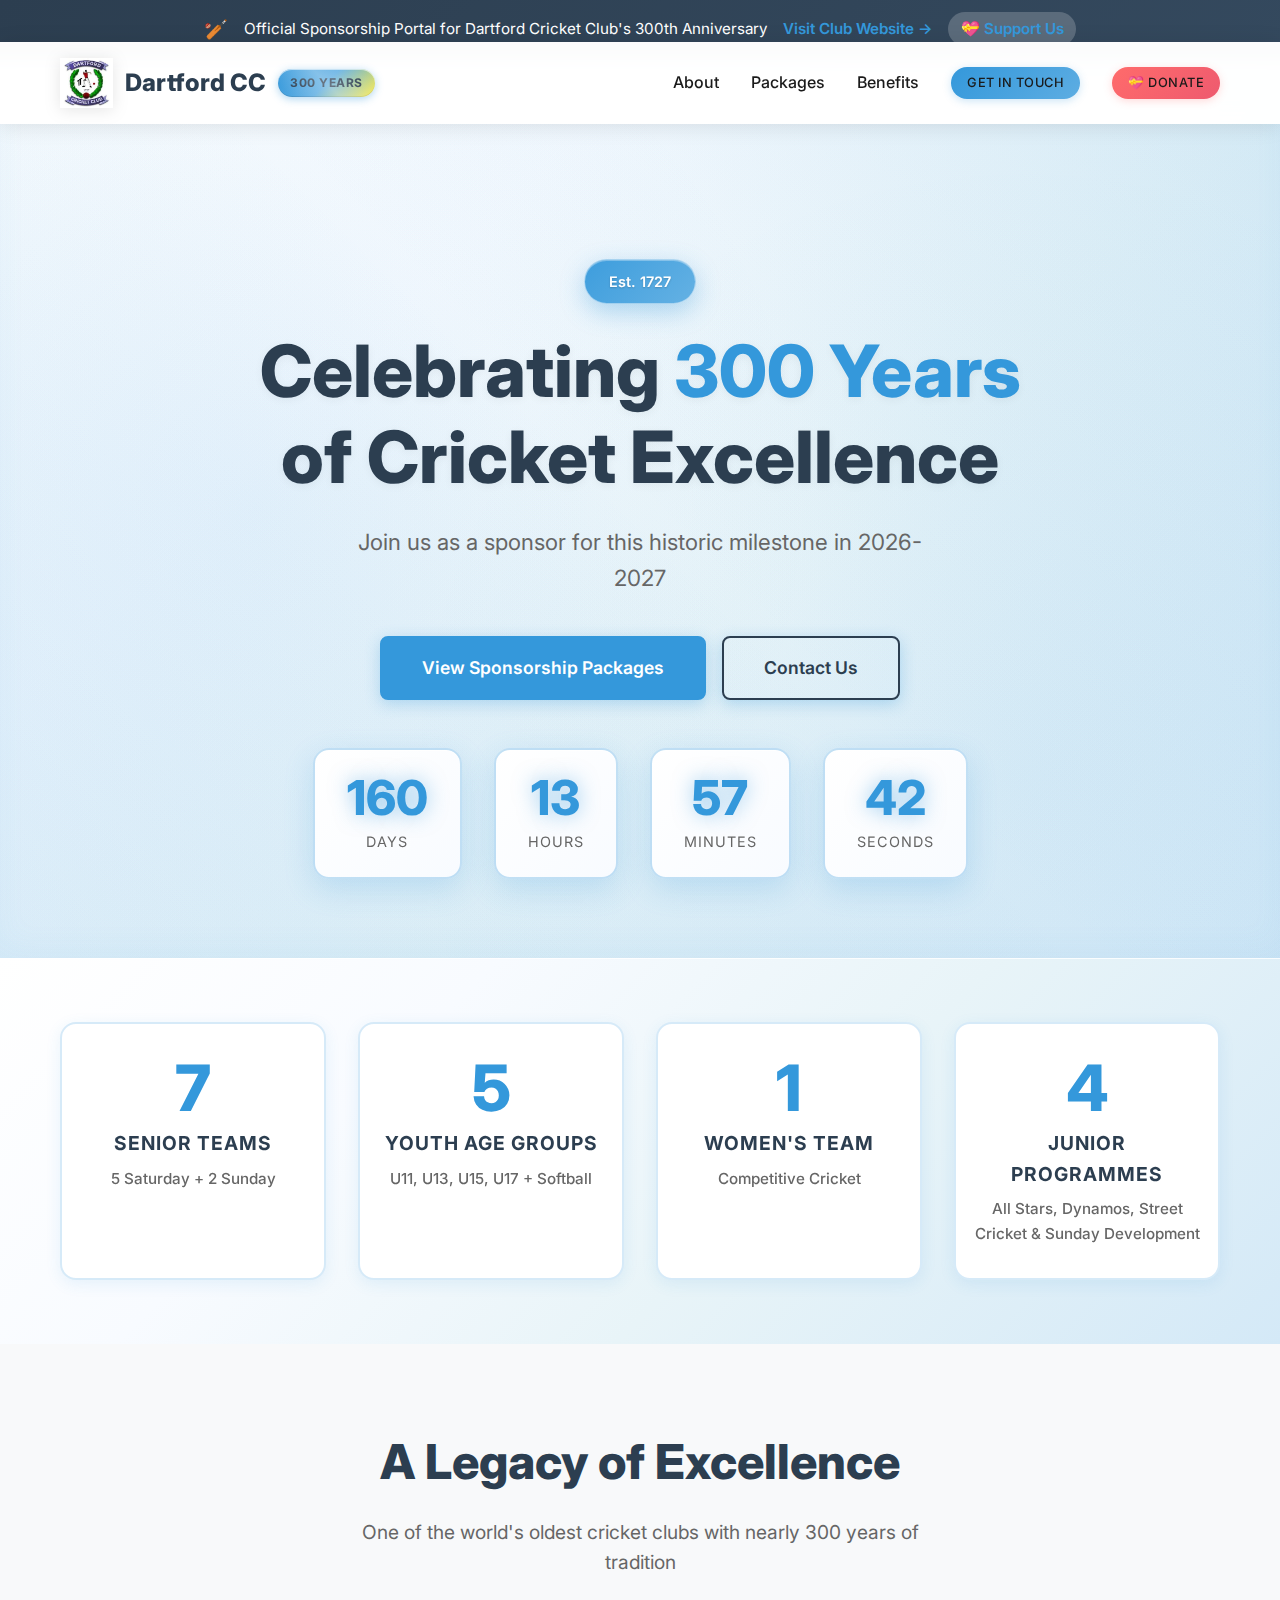
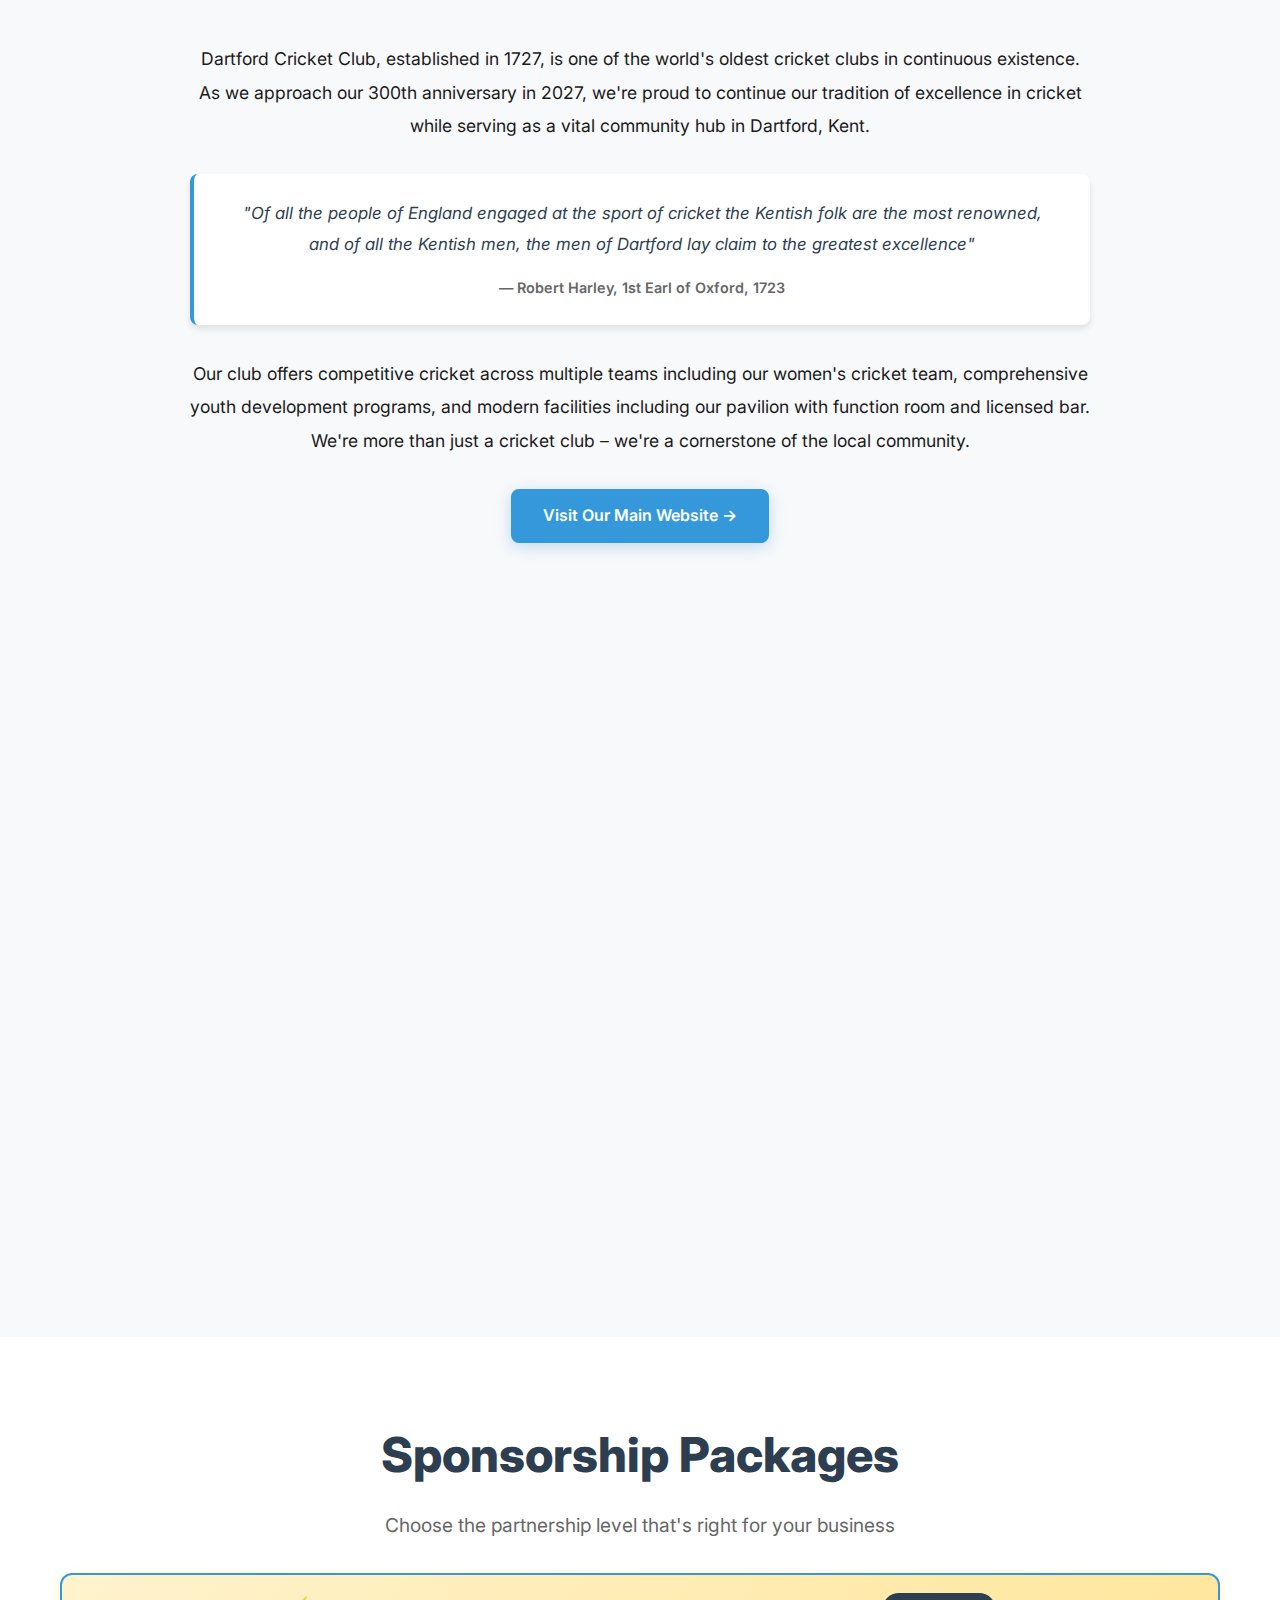
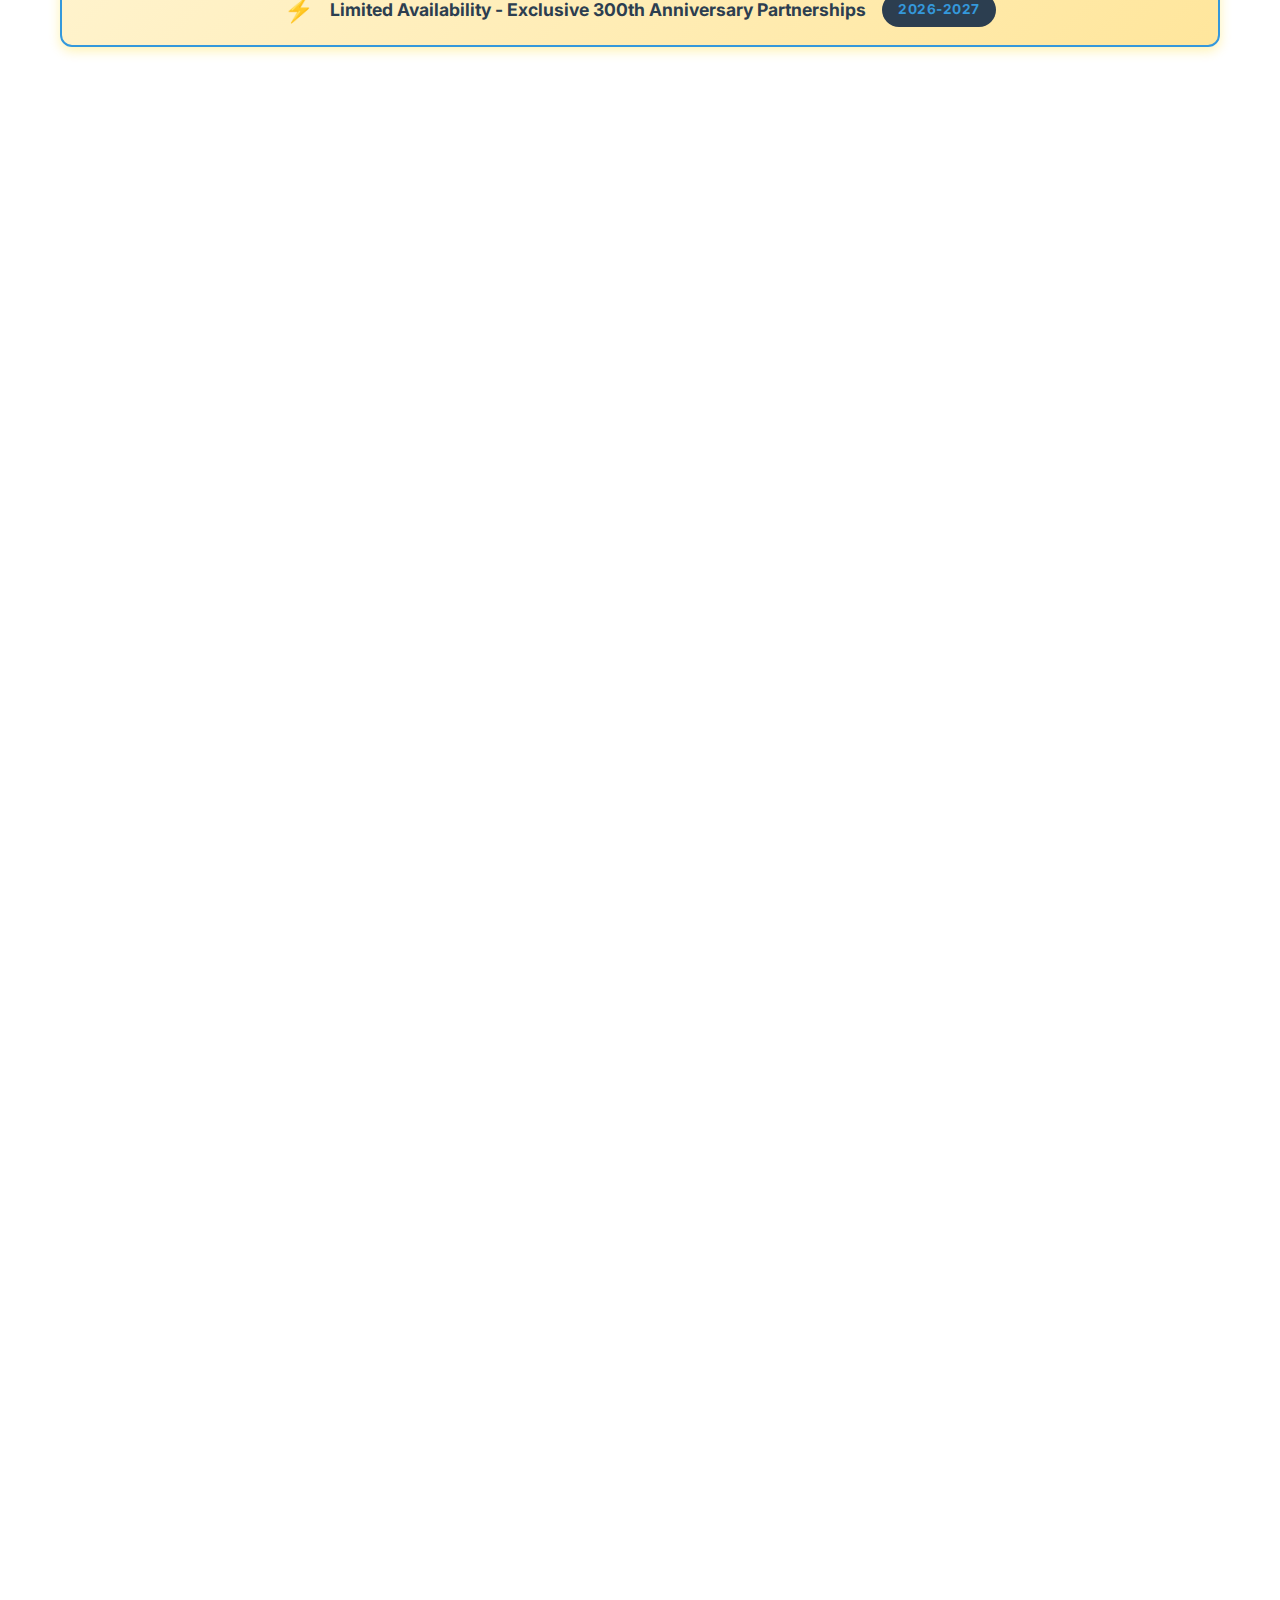
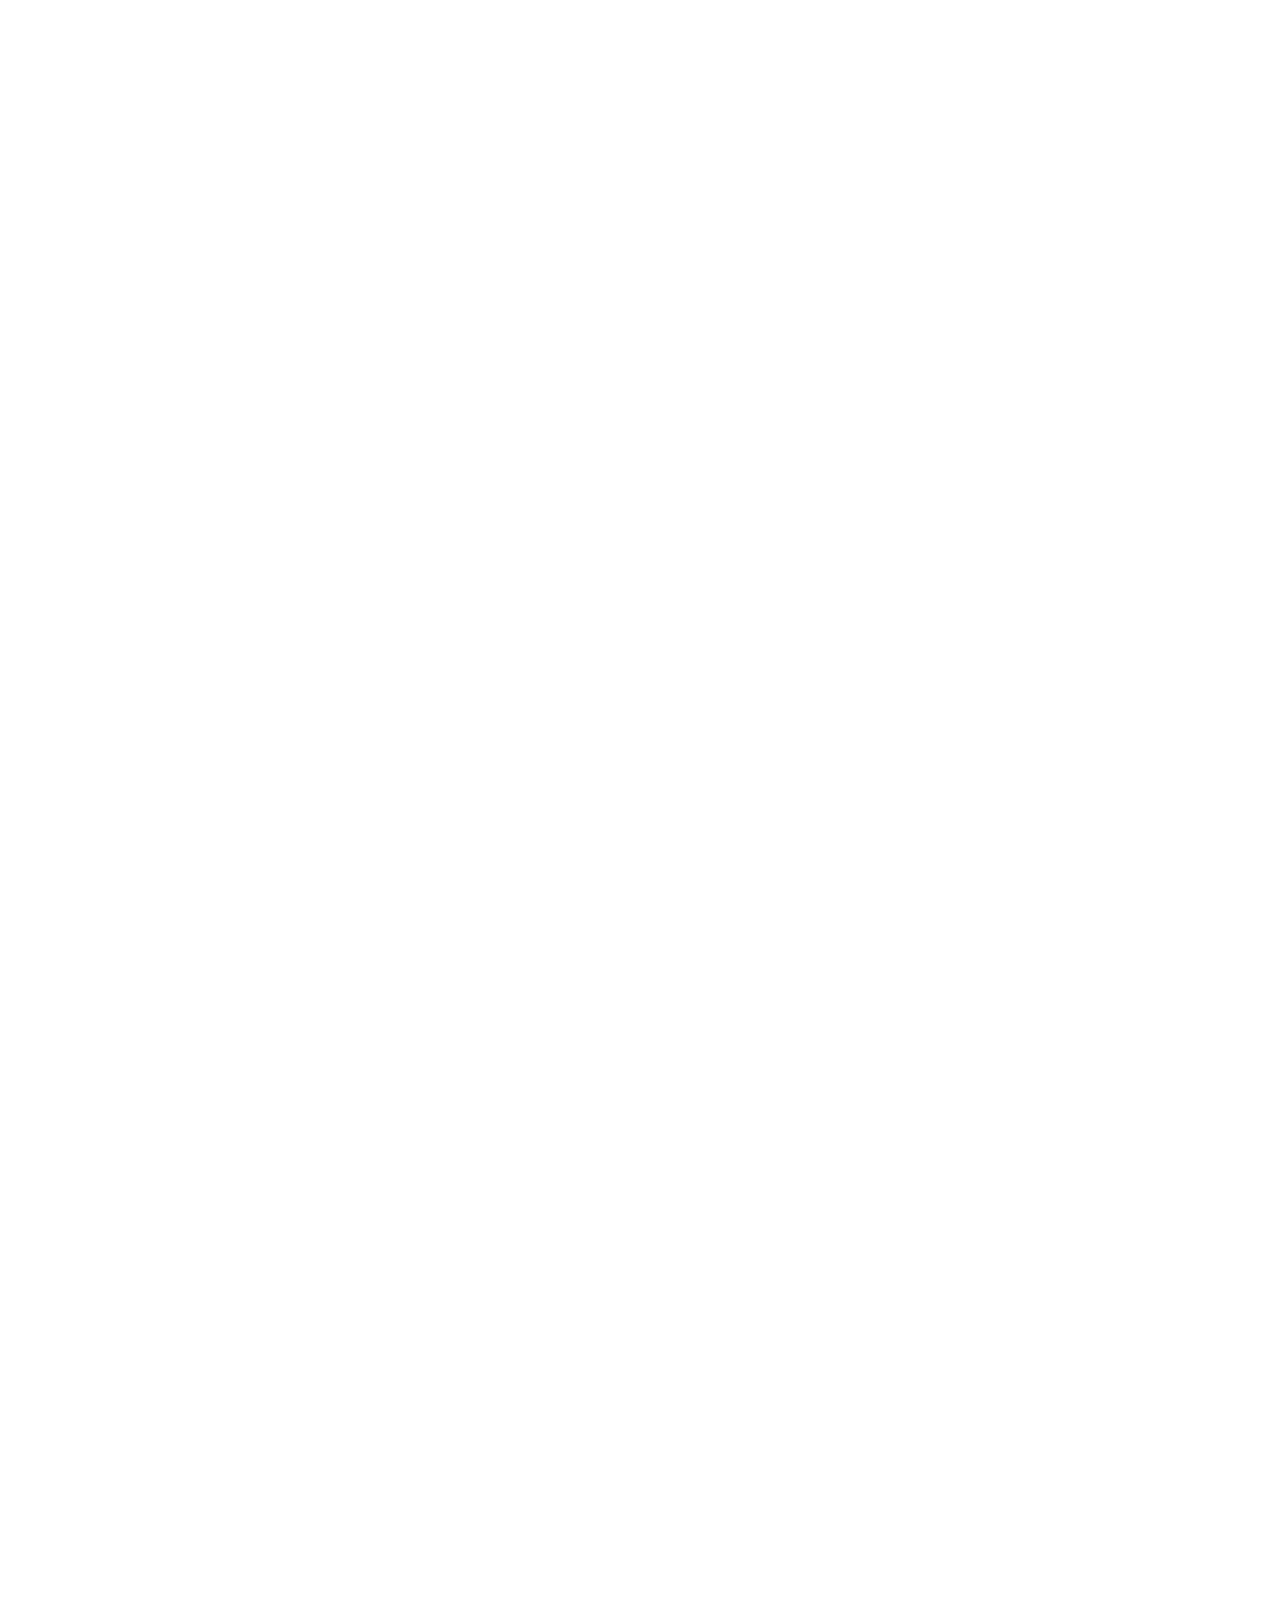
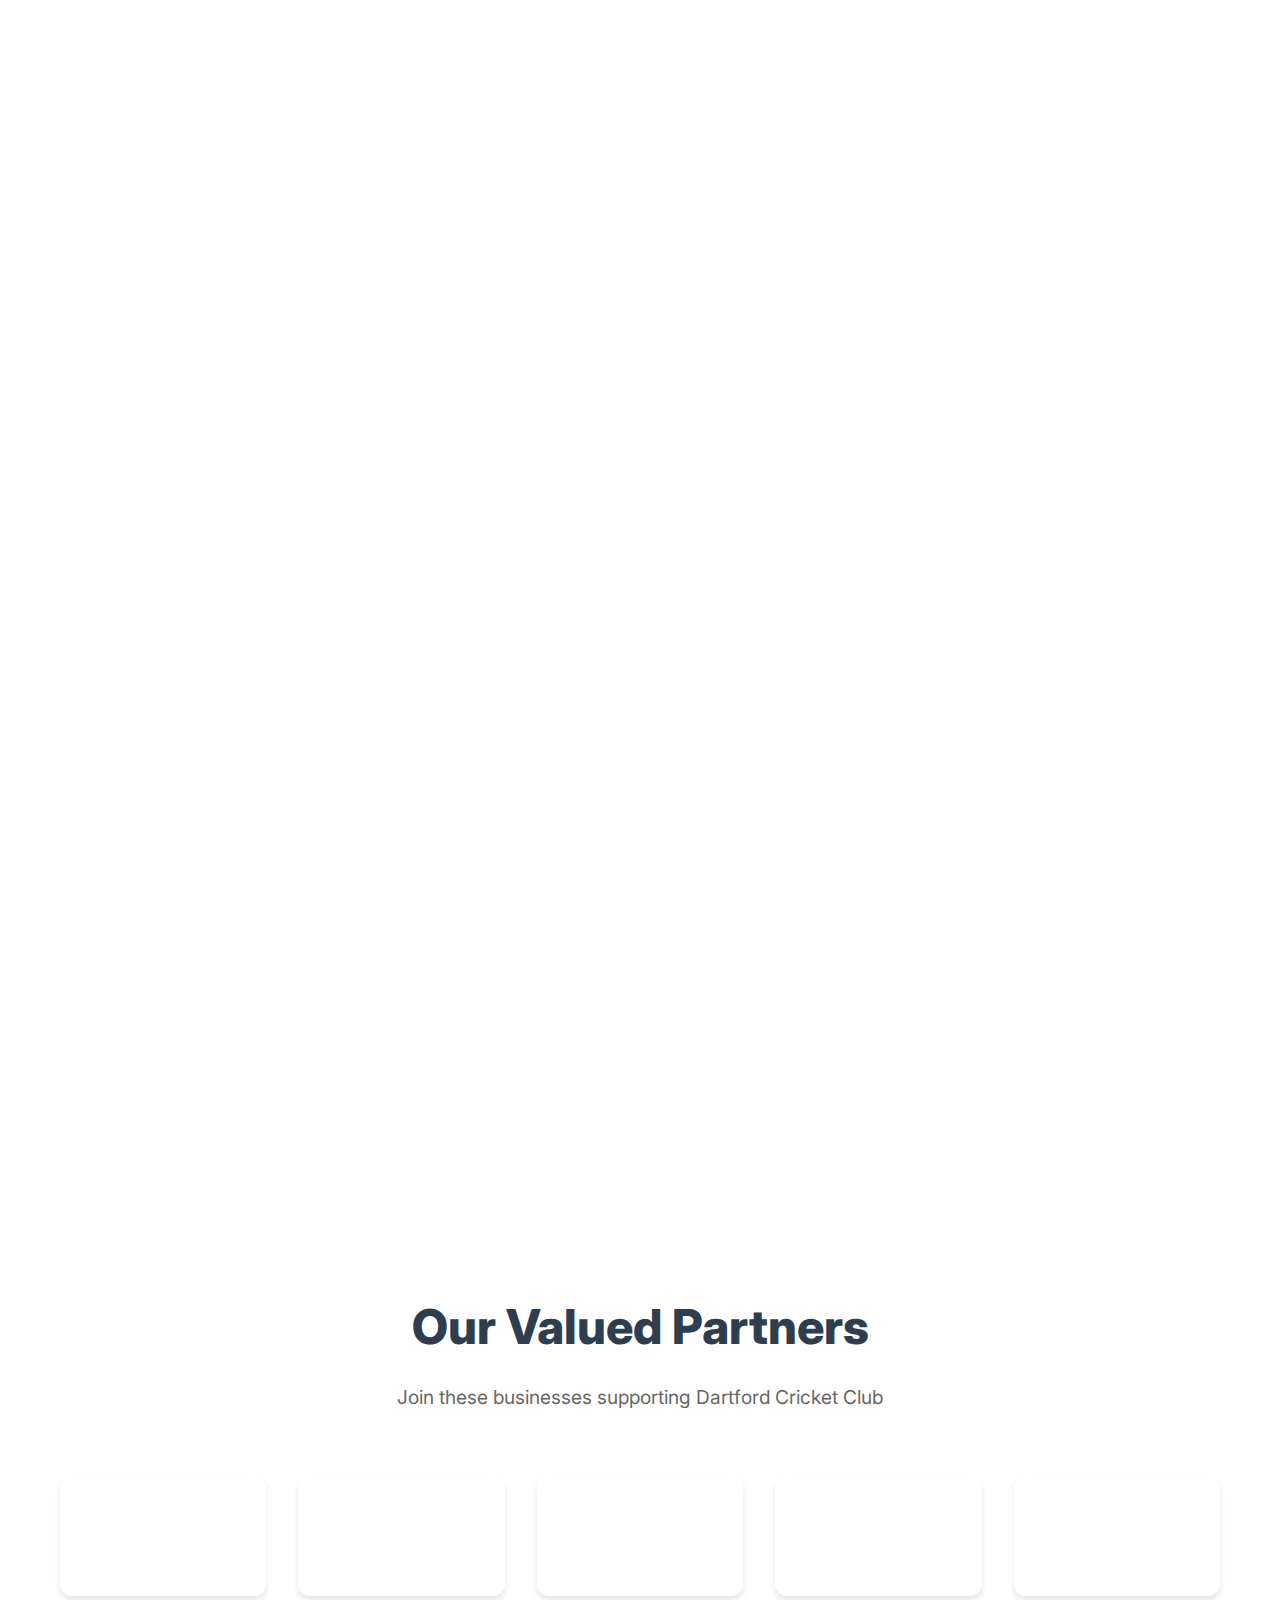
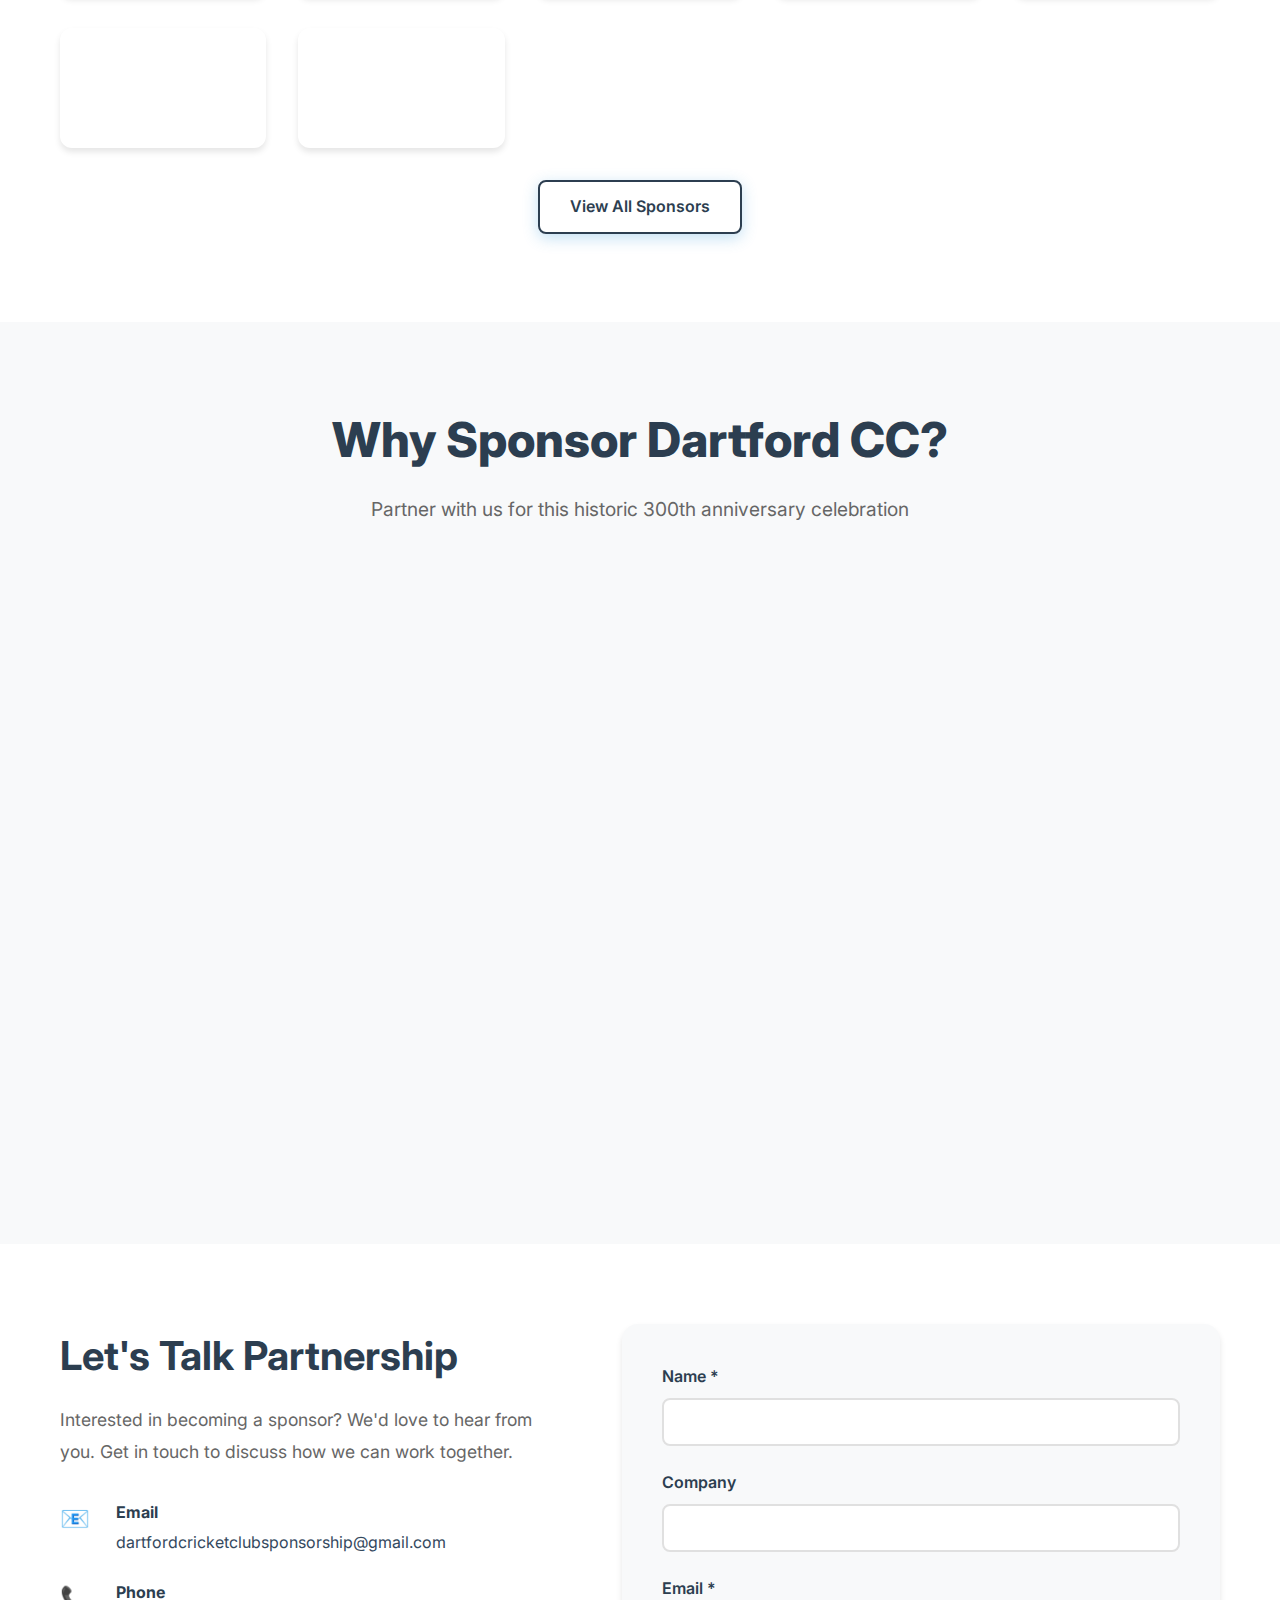
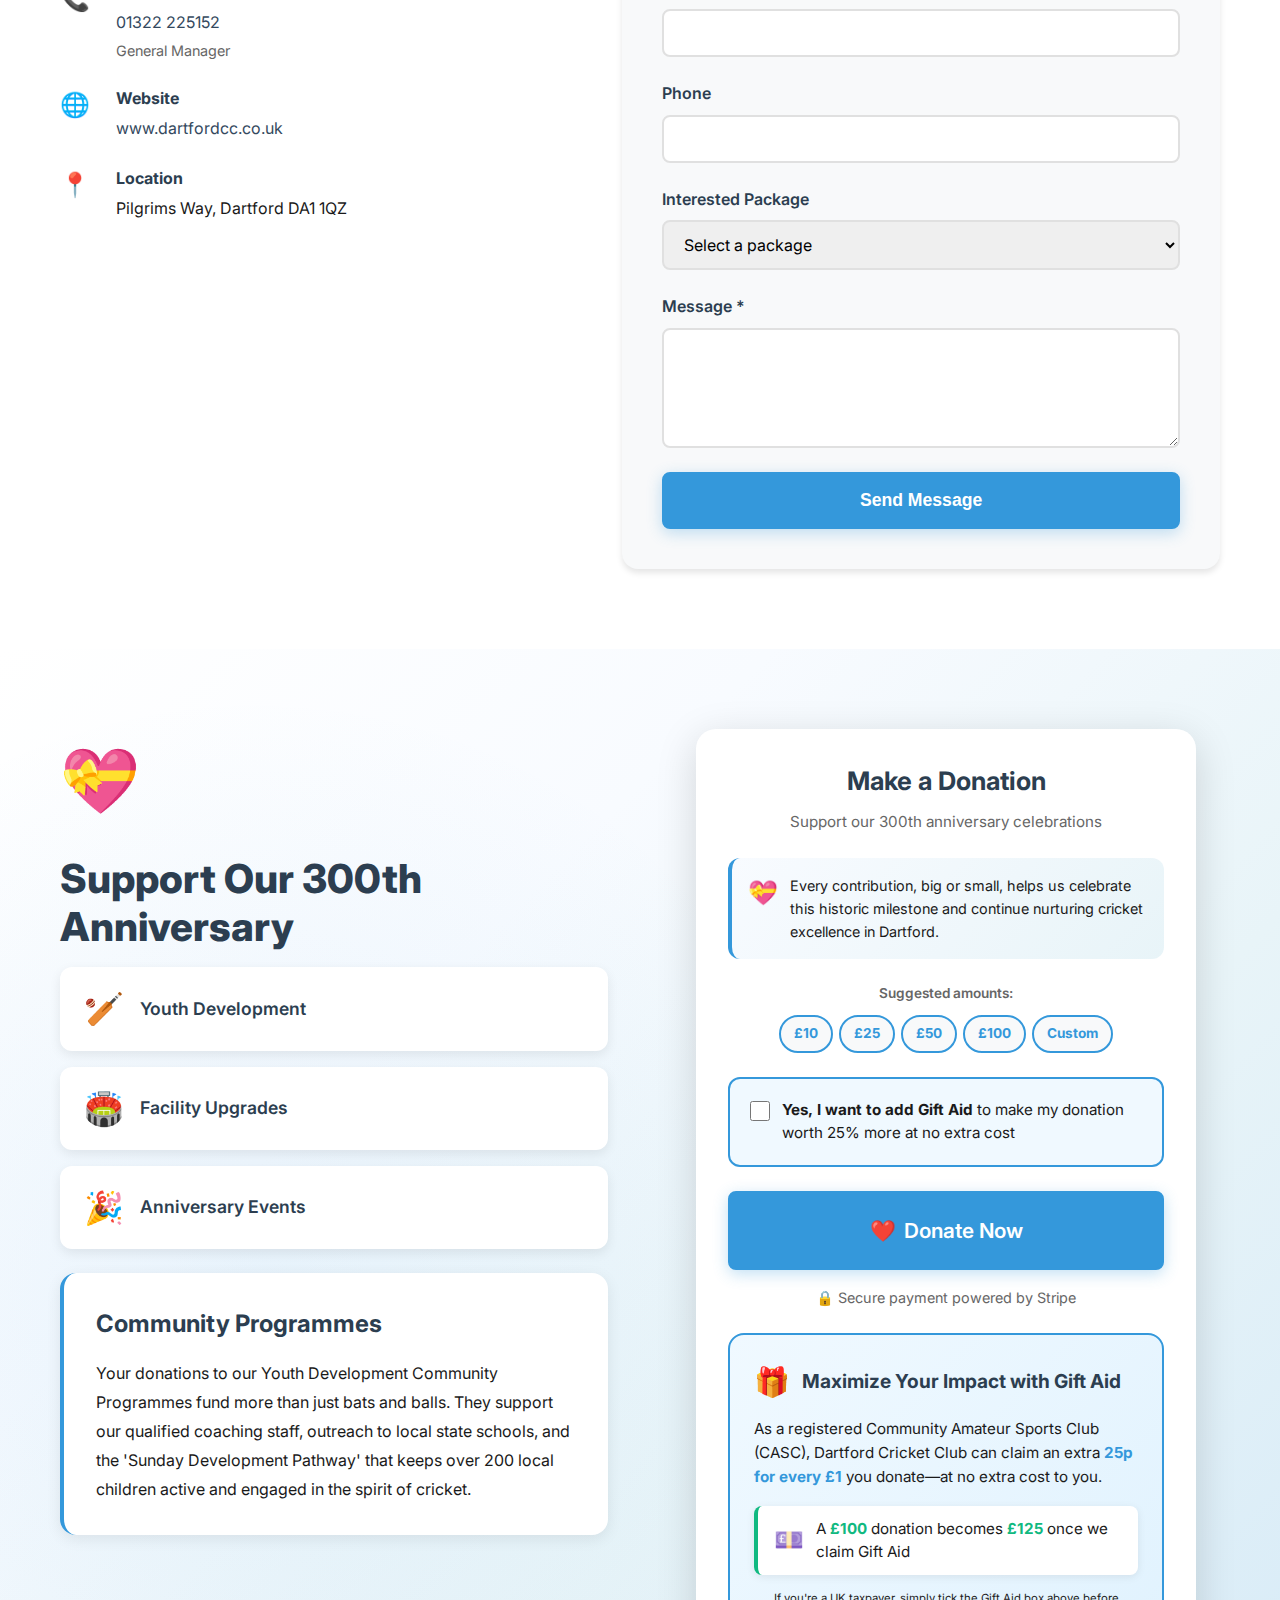
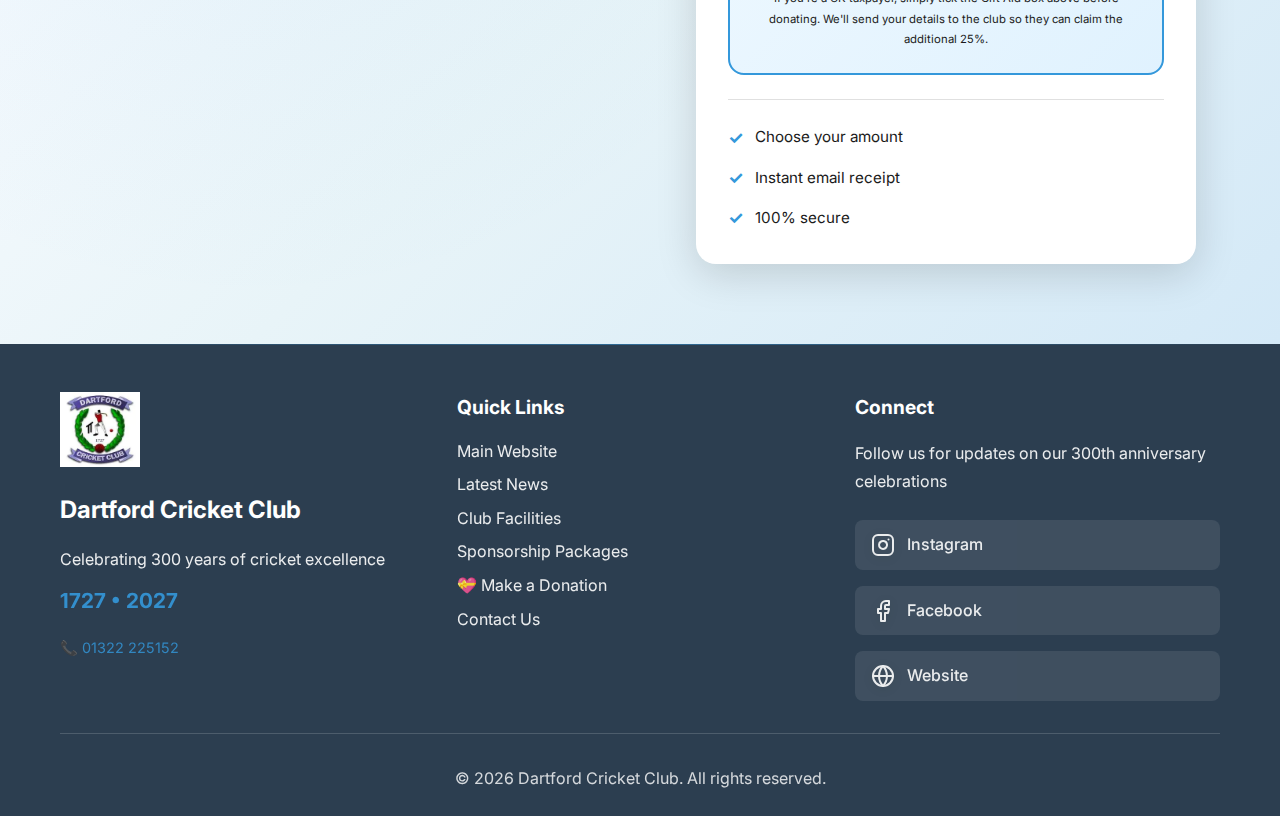
<file: index.html>
<!DOCTYPE html>
<html lang="en">
<head>
    <meta charset="UTF-8">
    <meta name="viewport" content="width=device-width, initial-scale=1.0">
    
    <!-- Primary Meta Tags -->
    <title>Dartford Cricket Club - Sponsorship Opportunities 2026-2027</title>
    <meta name="title" content="Dartford Cricket Club - Sponsorship Opportunities 2026-2027">
    <meta name="description" content="Join us in celebrating 300 years of Dartford Cricket Club. Explore sponsorship opportunities for 2026-2027. Partner with one of the world's oldest cricket clubs, established 1727.">
    <meta name="keywords" content="Dartford Cricket Club, cricket sponsorship, sports sponsorship Kent, Dartford sponsorship, cricket club partnership, 300th anniversary, community sports sponsorship, Kent cricket, Dartford CC">
    <meta name="author" content="Dartford Cricket Club">
    <meta name="robots" content="index, follow">
    <link rel="canonical" href="https://dcc-sponsorship.co.uk/">
    
    <!-- Open Graph / Facebook -->
    <meta property="og:type" content="website">
    <meta property="og:url" content="https://dcc-sponsorship.co.uk/">
    <meta property="og:title" content="Dartford Cricket Club - Sponsorship Opportunities 2026-2027">
    <meta property="og:description" content="Join us in celebrating 300 years of Dartford Cricket Club. Explore sponsorship opportunities for 2026-2027. Partner with one of the world's oldest cricket clubs.">
    <meta property="og:image" content="https://dcc-sponsorship.co.uk/images/DCC-Logo-3.webp">
    <meta property="og:site_name" content="Dartford Cricket Club Sponsorship">
    <meta property="og:locale" content="en_GB">
    
    <!-- Twitter -->
    <meta name="twitter:card" content="summary_large_image">
    <meta name="twitter:url" content="https://dcc-sponsorship.co.uk/">
    <meta name="twitter:title" content="Dartford Cricket Club - Sponsorship Opportunities 2026-2027">
    <meta name="twitter:description" content="Join us in celebrating 300 years of Dartford Cricket Club. Explore sponsorship opportunities for 2026-2027.">
    <meta name="twitter:image" content="https://dcc-sponsorship.co.uk/images/DCC-Logo-3.webp">
    
    <!-- Favicons -->
    <link rel="icon" type="image/webp" href="images/DCC-Logo-3.webp">
    <link rel="apple-touch-icon" href="images/DCC-Logo-3.webp">
    
    <!-- Geo Tags -->
    <meta name="geo.region" content="GB-KEN">
    <meta name="geo.placename" content="Dartford">
    <meta name="geo.position" content="51.4462;0.2186">
    <meta name="ICBM" content="51.4462, 0.2186">
    
    <!-- Styles -->
    <link rel="stylesheet" href="styles.css">
    <link rel="stylesheet" href="shine-effects.css">
    <link rel="preconnect" href="https://fonts.googleapis.com">
    <link rel="preconnect" href="https://fonts.gstatic.com" crossorigin>
    <link href="https://fonts.googleapis.com/css2?family=Inter:wght@300;400;600;700;800&display=swap" rel="stylesheet">
    
    <!-- Structured Data (JSON-LD) -->
    <script type="application/ld+json">
    {
      "@context": "https://schema.org",
      "@type": "SportsOrganization",
      "name": "Dartford Cricket Club",
      "alternateName": "Dartford CC",
      "url": "https://www.dartfordcc.co.uk",
      "logo": "https://dcc-sponsorship.co.uk/images/DCC-Logo-3.webp",
      "description": "One of the world's oldest cricket clubs, established in 1727, celebrating 300 years of cricket excellence in Dartford, Kent.",
      "foundingDate": "1727",
      "sport": "Cricket",
      "address": {
        "@type": "PostalAddress",
        "streetAddress": "Pilgrims Way",
        "addressLocality": "Dartford",
        "postalCode": "DA1 1QZ",
        "addressCountry": "GB"
      },
      "geo": {
        "@type": "GeoCoordinates",
        "latitude": "51.4462",
        "longitude": "0.2186"
      },
      "telephone": "+44-1322-225152",
      "email": "dartfordcricketclubsponsorship@gmail.com",
      "sameAs": [
        "https://www.instagram.com/dartfordcricket/",
        "https://www.facebook.com/share/1C7V5EZHUZ/",
        "https://www.dartfordcc.co.uk"
      ],
      "memberOf": {
        "@type": "SportsOrganization",
        "name": "Kent Cricket"
      }
    }
    </script>
</head>
<body>
    <!-- Top Banner -->
    <div class="top-banner">
        <div class="container">
            <p>
                <span class="banner-icon">🏏</span>
                Official Sponsorship Portal for Dartford Cricket Club's 300th Anniversary
                <a href="https://www.dartfordcc.co.uk" target="_blank" class="banner-link">Visit Club Website →</a>
                <a href="#donate" class="banner-link banner-donate">💝 Support Us</a>
            </p>
        </div>
    </div>

    <!-- Navigation -->
    <nav class="navbar">
        <div class="container">
            <div class="nav-content">
                <div class="logo">
                    <img src="images/DCC-Logo-3.webp" alt="Dartford Cricket Club Logo" class="logo-image">
                    <div class="logo-text-wrapper">
                        <span class="logo-text">Dartford CC</span>
                        <span class="anniversary-badge">300 Years</span>
                    </div>
                </div>
                <ul class="nav-links">
                    <li><a href="#about">About</a></li>
                    <li><a href="#packages">Packages</a></li>
                    <li><a href="#benefits">Benefits</a></li>
                    <li><a href="#contact" class="btn-nav btn-nav-contact">Get in Touch</a></li>
                    <li><a href="#donate" class="btn-nav btn-nav-donate">💝 Donate</a></li>
                </ul>
                <button class="mobile-menu-btn" id="mobileMenuBtn">
                    <span></span>
                    <span></span>
                    <span></span>
                </button>
            </div>
        </div>
    </nav>

    <!-- Hero Section -->
    <section class="hero">
        <div class="hero-overlay"></div>
        <div class="container">
            <div class="hero-content">
                <div class="hero-badge">Est. 1727</div>
                <h1 class="hero-title">
                    Celebrating <span class="highlight">300 Years</span><br>
                    of Cricket Excellence
                </h1>
                <p class="hero-subtitle">
                    Join us as a sponsor for this historic milestone in 2026-2027
                </p>
                <div class="hero-cta">
                    <a href="#packages" class="btn btn-large btn-primary">View Sponsorship Packages</a>
                    <a href="#contact" class="btn btn-large btn-secondary">Contact Us</a>
                </div>
                <div class="countdown" id="countdown">
                    <div class="countdown-item">
                        <span class="countdown-value" id="days">000</span>
                        <span class="countdown-label">Days</span>
                    </div>
                    <div class="countdown-item">
                        <span class="countdown-value" id="hours">00</span>
                        <span class="countdown-label">Hours</span>
                    </div>
                    <div class="countdown-item">
                        <span class="countdown-value" id="minutes">00</span>
                        <span class="countdown-label">Minutes</span>
                    </div>
                    <div class="countdown-item">
                        <span class="countdown-value" id="seconds">00</span>
                        <span class="countdown-label">Seconds</span>
                    </div>
                </div>
            </div>
        </div>
    </section>

    <!-- Statistics Section -->
    <section class="section stats-section">
        <div class="container">
            <div class="stats-grid">
                <div class="stat-card">
                    <div class="stat-number">7</div>
                    <div class="stat-label">Senior Teams</div>
                    <div class="stat-detail">5 Saturday + 2 Sunday</div>
                </div>
                <div class="stat-card">
                    <div class="stat-number">5</div>
                    <div class="stat-label">Youth Age Groups</div>
                    <div class="stat-detail">U11, U13, U15, U17 + Softball</div>
                </div>
                <div class="stat-card">
                    <div class="stat-number">1</div>
                    <div class="stat-label">Women's Team</div>
                    <div class="stat-detail">Competitive Cricket</div>
                </div>
                <div class="stat-card">
                    <div class="stat-number">4</div>
                    <div class="stat-label">Junior Programmes</div>
                    <div class="stat-detail">All Stars, Dynamos, Street Cricket & Sunday Development</div>
                </div>
            </div>
        </div>
    </section>

    <!-- About Section -->
    <section id="about" class="section about-section">
        <div class="container">
            <div class="section-header">
                <h2 class="section-title">A Legacy of Excellence</h2>
                <p class="section-subtitle">One of the world's oldest cricket clubs with nearly 300 years of tradition</p>
            </div>
            <div class="about-content-wrapper">
                <div class="about-text">
                    <p class="about-intro">
                        Dartford Cricket Club, established in 1727, is one of the world's oldest cricket clubs in continuous 
                        existence. As we approach our 300th anniversary in 2027, we're proud to continue our tradition of 
                        excellence in cricket while serving as a vital community hub in Dartford, Kent.
                    </p>
                    <blockquote class="historical-quote">
                        "Of all the people of England engaged at the sport of cricket the Kentish folk are the most renowned, 
                        and of all the Kentish men, the men of Dartford lay claim to the greatest excellence"
                        <cite>— Robert Harley, 1st Earl of Oxford, 1723</cite>
                    </blockquote>
                    <p class="about-intro">
                        Our club offers competitive cricket across multiple teams including our women's cricket team, 
                        comprehensive youth development programs, and modern facilities including our pavilion with 
                        function room and licensed bar. We're more than just a cricket club – we're a cornerstone of 
                        the local community.
                    </p>
                    <a href="https://www.dartfordcc.co.uk" target="_blank" class="btn btn-primary" style="margin-top: 1rem;">
                        Visit Our Main Website →
                    </a>
                </div>
                <div class="about-grid">
                    <div class="about-card">
                        <div class="about-icon">🏏</div>
                        <h3>Founded 1727</h3>
                        <p>Nearly 300 years of cricket heritage and community spirit in Dartford, Kent</p>
                    </div>
                    <div class="about-card">
                        <div class="about-icon">🏆</div>
                        <h3>Competitive Cricket</h3>
                        <p>Multiple teams competing at various levels with a proud tradition of excellence</p>
                    </div>
                    <div class="about-card">
                        <div class="about-icon">👥</div>
                        <h3>Youth Development</h3>
                        <p>Comprehensive coaching programs nurturing the next generation of cricketers</p>
                    </div>
                    <div class="about-card">
                        <div class="about-icon">🏟️</div>
                        <h3>Modern Facilities</h3>
                        <p>Well-maintained grounds, pavilion with function room, and fully-licensed bar</p>
                    </div>
                </div>
            </div>
        </div>
    </section>

    <!-- Sponsorship Packages Section -->
    <section id="packages" class="section packages-section">
        <div class="container">
            <div class="section-header">
                <h2 class="section-title">Sponsorship Packages</h2>
                <p class="section-subtitle">Choose the partnership level that's right for your business</p>
                <div class="urgency-banner">
                    <span class="urgency-icon">⚡</span>
                    <span class="urgency-text">Limited Availability - Exclusive 300th Anniversary Partnerships</span>
                    <span class="urgency-badge">2026-2027</span>
                </div>
            </div>
            
            <!-- Package slides will be inserted here -->
            <div class="packages-container" id="packagesContainer">
                <!-- Images from PDF will be displayed here -->
            </div>
        </div>
    </section>

    <!-- Current Sponsors Section -->
    <section class="section sponsors-section">
        <div class="container">
            <div class="section-header">
                <h2 class="section-title">Our Valued Partners</h2>
                <p class="section-subtitle">Join these businesses supporting Dartford Cricket Club</p>
            </div>
            <div class="sponsors-grid">
                <!-- Current Sponsors -->
                <div class="sponsor-card">
                    <img src="images/Alan-Ellis-sponsor.webp" alt="Alan Ellis - Official Sponsor of Dartford Cricket Club" loading="lazy">
                </div>
                <div class="sponsor-card">
                    <img src="images/SMS-sponsor.webp" alt="SMS - Official Sponsor of Dartford Cricket Club" loading="lazy">
                </div>
                <div class="sponsor-card">
                    <img src="images/Fireaway-logo.webp" alt="Fireaway Pizza - Official Sponsor of Dartford Cricket Club" loading="lazy">
                </div>
                <div class="sponsor-card">
                    <img src="images/Home-instead-Logo-scaled.webp" alt="Home Instead - Official Sponsor of Dartford Cricket Club" loading="lazy">
                </div>
                <div class="sponsor-card">
                    <img src="images/Orchard-Garage-Limited.webp" alt="Orchard Garage Limited - Official Sponsor of Dartford Cricket Club" loading="lazy">
                </div>
                <div class="sponsor-card">
                    <img src="images/logo-kt.webp" alt="KT - Official Sponsor of Dartford Cricket Club" loading="lazy">
                </div>
                <div class="sponsor-card">
                    <img src="images/whitecode-final-logo-scaled.webp" alt="Whitecode - Official Sponsor of Dartford Cricket Club" loading="lazy">
                </div>
            </div>
            <div style="text-align: center; margin-top: 2rem;">
                <a href="https://www.dartfordcc.co.uk/sponsors/" target="_blank" class="btn btn-secondary">
                    View All Sponsors
                </a>
            </div>
        </div>
    </section>

    <!-- Benefits Section -->
    <section id="benefits" class="section benefits-section">
        <div class="container">
            <div class="section-header">
                <h2 class="section-title">Why Sponsor Dartford CC?</h2>
                <p class="section-subtitle">Partner with us for this historic 300th anniversary celebration</p>
            </div>
            <div class="benefits-grid">
                <div class="benefit-card">
                    <div class="benefit-icon">📈</div>
                    <h3>Brand Visibility</h3>
                    <p>Reach thousands of cricket enthusiasts and local community members throughout the season</p>
                </div>
                <div class="benefit-card">
                    <div class="benefit-icon">🤝</div>
                    <h3>Community Connection</h3>
                    <p>Demonstrate your commitment to local sports and community development</p>
                </div>
                <div class="benefit-card">
                    <div class="benefit-icon">🎯</div>
                    <h3>Targeted Marketing</h3>
                    <p>Connect with an engaged, loyal audience of players, families, and supporters</p>
                </div>
                <div class="benefit-card">
                    <div class="benefit-icon">🌟</div>
                    <h3>Historic Milestone</h3>
                    <p>Be part of our 300th anniversary celebrations - a once-in-a-lifetime opportunity</p>
                </div>
                <div class="benefit-card">
                    <div class="benefit-icon">📱</div>
                    <h3>Digital Exposure</h3>
                    <p>Featured on our website, social media, and digital communications</p>
                </div>
                <div class="benefit-card">
                    <div class="benefit-icon">🎪</div>
                    <h3>Event Access</h3>
                    <p>VIP access to matches, special events, and anniversary celebrations</p>
                </div>
            </div>
        </div>
    </section>

    <!-- Contact Section -->
    <section id="contact" class="section contact-section">
        <div class="container">
            <div class="contact-wrapper">
                <div class="contact-info">
                    <h2>Let's Talk Partnership</h2>
                    <p>Interested in becoming a sponsor? We'd love to hear from you. Get in touch to discuss how we can work together.</p>
                    
                    <div class="contact-details">
                        <div class="contact-item">
                            <div class="contact-item-icon">📧</div>
                            <div>
                                <h4>Email</h4>
                                <a href="mailto:dartfordcricketclubsponsorship@gmail.com">dartfordcricketclubsponsorship@gmail.com</a>
                            </div>
                        </div>
                        <div class="contact-item">
                            <div class="contact-item-icon">📞</div>
                            <div>
                                <h4>Phone</h4>
                                <a href="tel:01322225152">01322 225152</a>
                                <p style="font-size: 0.9rem; color: #666; margin-top: 0.2rem;">General Manager</p>
                            </div>
                        </div>
                        <div class="contact-item">
                            <div class="contact-item-icon">🌐</div>
                            <div>
                                <h4>Website</h4>
                                <a href="https://www.dartfordcc.co.uk" target="_blank">www.dartfordcc.co.uk</a>
                            </div>
                        </div>
                        <div class="contact-item">
                            <div class="contact-item-icon">📍</div>
                            <div>
                                <h4>Location</h4>
                                <p>Pilgrims Way, Dartford DA1 1QZ</p>
                            </div>
                        </div>
                    </div>
                </div>
                
                <div class="contact-form-wrapper">
                    <form id="contactForm" class="contact-form">
                        <div class="form-group">
                            <label for="name">Name *</label>
                            <input type="text" id="name" name="name" required>
                        </div>
                        <div class="form-group">
                            <label for="company">Company</label>
                            <input type="text" id="company" name="company">
                        </div>
                        <div class="form-group">
                            <label for="email">Email *</label>
                            <input type="email" id="email" name="email" required>
                        </div>
                        <div class="form-group">
                            <label for="phone">Phone</label>
                            <input type="tel" id="phone" name="phone">
                        </div>
                        <div class="form-group">
                            <label for="package">Interested Package</label>
                            <select id="package" name="package">
                                <option value="">Select a package</option>
                                <option value="gold">Gold</option>
                                <option value="silver">Silver</option>
                                <option value="bronze">Bronze</option>
                                <option value="other">Other / General Inquiry</option>
                            </select>
                        </div>
                        <div class="form-group">
                            <label for="message">Message *</label>
                            <textarea id="message" name="message" rows="4" required></textarea>
                        </div>
                        <button type="submit" class="btn btn-primary btn-large">Send Message</button>
                        <div id="formStatus" class="form-status"></div>
                    </form>
                </div>
            </div>
        </div>
    </section>

    <!-- Donation Section -->
    <section id="donate" class="section donation-section">
        <div class="container">
            <div class="donation-wrapper">
                <div class="donation-content">
                    <div class="donation-icon">💝</div>
                    <h2 class="donation-title">Support Our 300th Anniversary</h2>
                    
                    <div class="donation-impact">
                        <div class="impact-item">
                            <span class="impact-icon">🏏</span>
                            <span class="impact-text">Youth Development</span>
                        </div>
                        <div class="impact-item">
                            <span class="impact-icon">🏟️</span>
                            <span class="impact-text">Facility Upgrades</span>
                        </div>
                        <div class="impact-item">
                            <span class="impact-icon">🎉</span>
                            <span class="impact-text">Anniversary Events</span>
                        </div>
                    </div>
                    <div class="donation-description">
                        <h3>Community Programmes</h3>
                        <p>
                            Your donations to our Youth Development Community Programmes fund more than just bats and balls. 
                            They support our qualified coaching staff, outreach to local state schools, and the 'Sunday Development 
                            Pathway' that keeps over 200 local children active and engaged in the spirit of cricket.
                        </p>
                    </div>
                    
                    <!-- Progress Tracker - DISABLED FOR NOW -->
                    <!-- <div class="progress-tracker">
                        <div class="progress-header">
                            <h3>Fundraising Progress</h3>
                            <div class="milestone-message" id="milestoneMessage" style="display: none;"></div>
                        </div>
                        <div class="progress-stats">
                            <span class="progress-amount">£<span id="currentAmount">0</span></span>
                            <span class="progress-separator">of</span>
                            <span class="progress-target">£<span id="targetAmount">10,000</span></span>
                        </div>
                        <div class="progress-bar-container">
                            <div class="progress-bar" id="progressBar">
                                <span class="progress-percentage" id="progressPercentage">0%</span>
                            </div>
                        </div>
                        <div class="progress-footer">
                            <span class="donor-count"><span id="donorCount">0</span> generous donors</span>
                            <span class="last-updated">Updated: <span id="lastUpdated">Today</span></span>
                        </div>
                    </div> -->
                </div>
                
                <div class="donation-form-wrapper">
                    <div class="donation-form-card">
                        <h3>Make a Donation</h3>
                        <p class="donation-form-subtitle">Support our 300th anniversary celebrations</p>
                        
                        <div class="donation-info-box">
                            <div class="info-icon">💝</div>
                            <p class="info-text">
                                Every contribution, big or small, helps us celebrate this historic milestone 
                                and continue nurturing cricket excellence in Dartford.
                            </p>
                        </div>

                        <div class="suggested-amounts-display">
                            <p class="suggested-label">Suggested amounts:</p>
                            <div class="amount-badges">
                                <span class="amount-badge">£10</span>
                                <span class="amount-badge">£25</span>
                                <span class="amount-badge">£50</span>
                                <span class="amount-badge">£100</span>
                                <span class="amount-badge">Custom</span>
                            </div>
                        </div>

                        <!-- Gift Aid Opt-in Form -->
                        <div class="gift-aid-optin">
                            <div class="gift-aid-checkbox-wrapper">
                                <input type="checkbox" id="giftAidOptIn" name="giftAidOptIn">
                                <label for="giftAidOptIn">
                                    <strong>Yes, I want to add Gift Aid</strong> to make my donation worth 25% more at no extra cost
                                </label>
                            </div>
                            
                            <div id="giftAidDetails" class="gift-aid-form" style="display: none;">
                                <p class="gift-aid-form-intro">Please provide your details for Gift Aid:</p>
                                <div class="form-row">
                                    <div class="form-group-inline">
                                        <label for="giftAidName">Full Name *</label>
                                        <input type="text" id="giftAidName" name="giftAidName" placeholder="John Smith">
                                    </div>
                                </div>
                                <div class="form-row">
                                    <div class="form-group-inline">
                                        <label for="giftAidEmail">Email *</label>
                                        <input type="email" id="giftAidEmail" name="giftAidEmail" placeholder="john@example.com">
                                    </div>
                                </div>
                                <div class="form-row">
                                    <div class="form-group-inline">
                                        <label for="giftAidAddress">Home Address *</label>
                                        <input type="text" id="giftAidAddress" name="giftAidAddress" placeholder="123 High Street">
                                    </div>
                                </div>
                                <div class="form-row">
                                    <div class="form-group-inline">
                                        <label for="giftAidPostcode">Postcode *</label>
                                        <input type="text" id="giftAidPostcode" name="giftAidPostcode" placeholder="DA1 1AA">
                                    </div>
                                </div>
                                <div class="gift-aid-declaration">
                                    <p><small>
                                        I confirm I am a UK taxpayer and understand that if I pay less Income Tax and/or 
                                        Capital Gains Tax than the amount of Gift Aid claimed on all my donations in that 
                                        tax year, it is my responsibility to pay any difference.
                                    </small></p>
                                </div>
                            </div>
                        </div>
                        
                        <a href="https://donate.stripe.com/bJe5kC8np8qm06Efc5frW00" id="donateButton" class="btn btn-primary btn-large btn-donate-direct">
                            <span class="btn-icon">❤️</span>
                            Donate Now
                        </a>
                        
                        <p class="secure-notice">
                            🔒 Secure payment powered by Stripe
                        </p>

                        <!-- Gift Aid Section -->
                        <div class="gift-aid-section">
                            <div class="gift-aid-header">
                                <span class="gift-aid-icon">🎁</span>
                                <h4>Maximize Your Impact with Gift Aid</h4>
                            </div>
                            <p class="gift-aid-intro">
                                As a registered Community Amateur Sports Club (CASC), Dartford Cricket Club can claim an 
                                extra <strong>25p for every £1</strong> you donate—at no extra cost to you.
                            </p>
                            <div class="gift-aid-example">
                                <span class="example-icon">💷</span>
                                <p>A <strong>£100</strong> donation becomes <strong>£125</strong> once we claim Gift Aid</p>
                            </div>
                            <p class="gift-aid-note">
                                <small>
                                    If you're a UK taxpayer, simply tick the Gift Aid box above before donating. 
                                    We'll send your details to the club so they can claim the additional 25%.
                                </small>
                            </p>
                        </div>

                        <div class="donation-features">
                            <div class="feature-item">
                                <span class="feature-icon">✓</span>
                                <span>Choose your amount</span>
                            </div>
                            <div class="feature-item">
                                <span class="feature-icon">✓</span>
                                <span>Instant email receipt</span>
                            </div>
                            <div class="feature-item">
                                <span class="feature-icon">✓</span>
                                <span>100% secure</span>
                            </div>
                        </div>
                    </div>
                </div>
            </div>
        </div>
    </section>

    <!-- Footer -->
    <footer class="footer">
        <div class="container">
            <div class="footer-content">
                <div class="footer-section">
                    <img src="images/DCC-Logo-3.webp" alt="Dartford Cricket Club Official Logo - Est. 1727" class="footer-logo" loading="lazy">
                    <h3>Dartford Cricket Club</h3>
                    <p>Celebrating 300 years of cricket excellence</p>
                    <p class="footer-years">1727 • 2027</p>
                    <p style="margin-top: 1rem; font-size: 0.9rem;">
                        <a href="tel:01322225152" style="color: var(--accent-color);">📞 01322 225152</a>
                    </p>
                </div>
                <div class="footer-section">
                    <h4>Quick Links</h4>
                    <ul>
                        <li><a href="https://www.dartfordcc.co.uk" target="_blank">Main Website</a></li>
                        <li><a href="https://www.dartfordcc.co.uk/news/" target="_blank">Latest News</a></li>
                        <li><a href="https://www.dartfordcc.co.uk/club" target="_blank">Club Facilities</a></li>
                        <li><a href="#packages">Sponsorship Packages</a></li>
                        <li><a href="#donate">💝 Make a Donation</a></li>
                        <li><a href="#contact">Contact Us</a></li>
                    </ul>
                </div>
                <div class="footer-section">
                    <h4>Connect</h4>
                    <p>Follow us for updates on our 300th anniversary celebrations</p>
                    <div class="social-links">
                        <a href="https://www.instagram.com/dartfordcricket/" target="_blank" rel="noopener noreferrer" class="social-link" aria-label="Follow us on Instagram">
                            <svg xmlns="http://www.w3.org/2000/svg" width="24" height="24" viewBox="0 0 24 24" fill="none" stroke="currentColor" stroke-width="2" stroke-linecap="round" stroke-linejoin="round">
                                <rect x="2" y="2" width="20" height="20" rx="5" ry="5"></rect>
                                <path d="M16 11.37A4 4 0 1 1 12.63 8 4 4 0 0 1 16 11.37z"></path>
                                <line x1="17.5" y1="6.5" x2="17.51" y2="6.5"></line>
                            </svg>
                            <span>Instagram</span>
                        </a>
                        <a href="https://www.facebook.com/share/1C7V5EZHUZ/?mibextid=wwXIfr" target="_blank" rel="noopener noreferrer" class="social-link" aria-label="Follow us on Facebook">
                            <svg xmlns="http://www.w3.org/2000/svg" width="24" height="24" viewBox="0 0 24 24" fill="none" stroke="currentColor" stroke-width="2" stroke-linecap="round" stroke-linejoin="round">
                                <path d="M18 2h-3a5 5 0 0 0-5 5v3H7v4h3v8h4v-8h3l1-4h-4V7a1 1 0 0 1 1-1h3z"></path>
                            </svg>
                            <span>Facebook</span>
                        </a>
                        <a href="https://www.dartfordcc.co.uk" target="_blank" rel="noopener noreferrer" class="social-link" aria-label="Visit our website">
                            <svg xmlns="http://www.w3.org/2000/svg" width="24" height="24" viewBox="0 0 24 24" fill="none" stroke="currentColor" stroke-width="2" stroke-linecap="round" stroke-linejoin="round">
                                <circle cx="12" cy="12" r="10"></circle>
                                <line x1="2" y1="12" x2="22" y2="12"></line>
                                <path d="M12 2a15.3 15.3 0 0 1 4 10 15.3 15.3 0 0 1-4 10 15.3 15.3 0 0 1-4-10 15.3 15.3 0 0 1 4-10z"></path>
                            </svg>
                            <span>Website</span>
                        </a>
                    </div>
                </div>
            </div>
            <div class="footer-bottom">
                <p>&copy; 2026 Dartford Cricket Club. All rights reserved.</p>
            </div>
        </div>
    </footer>

    <script src="script.js"></script>
</body>
</html>
</file>
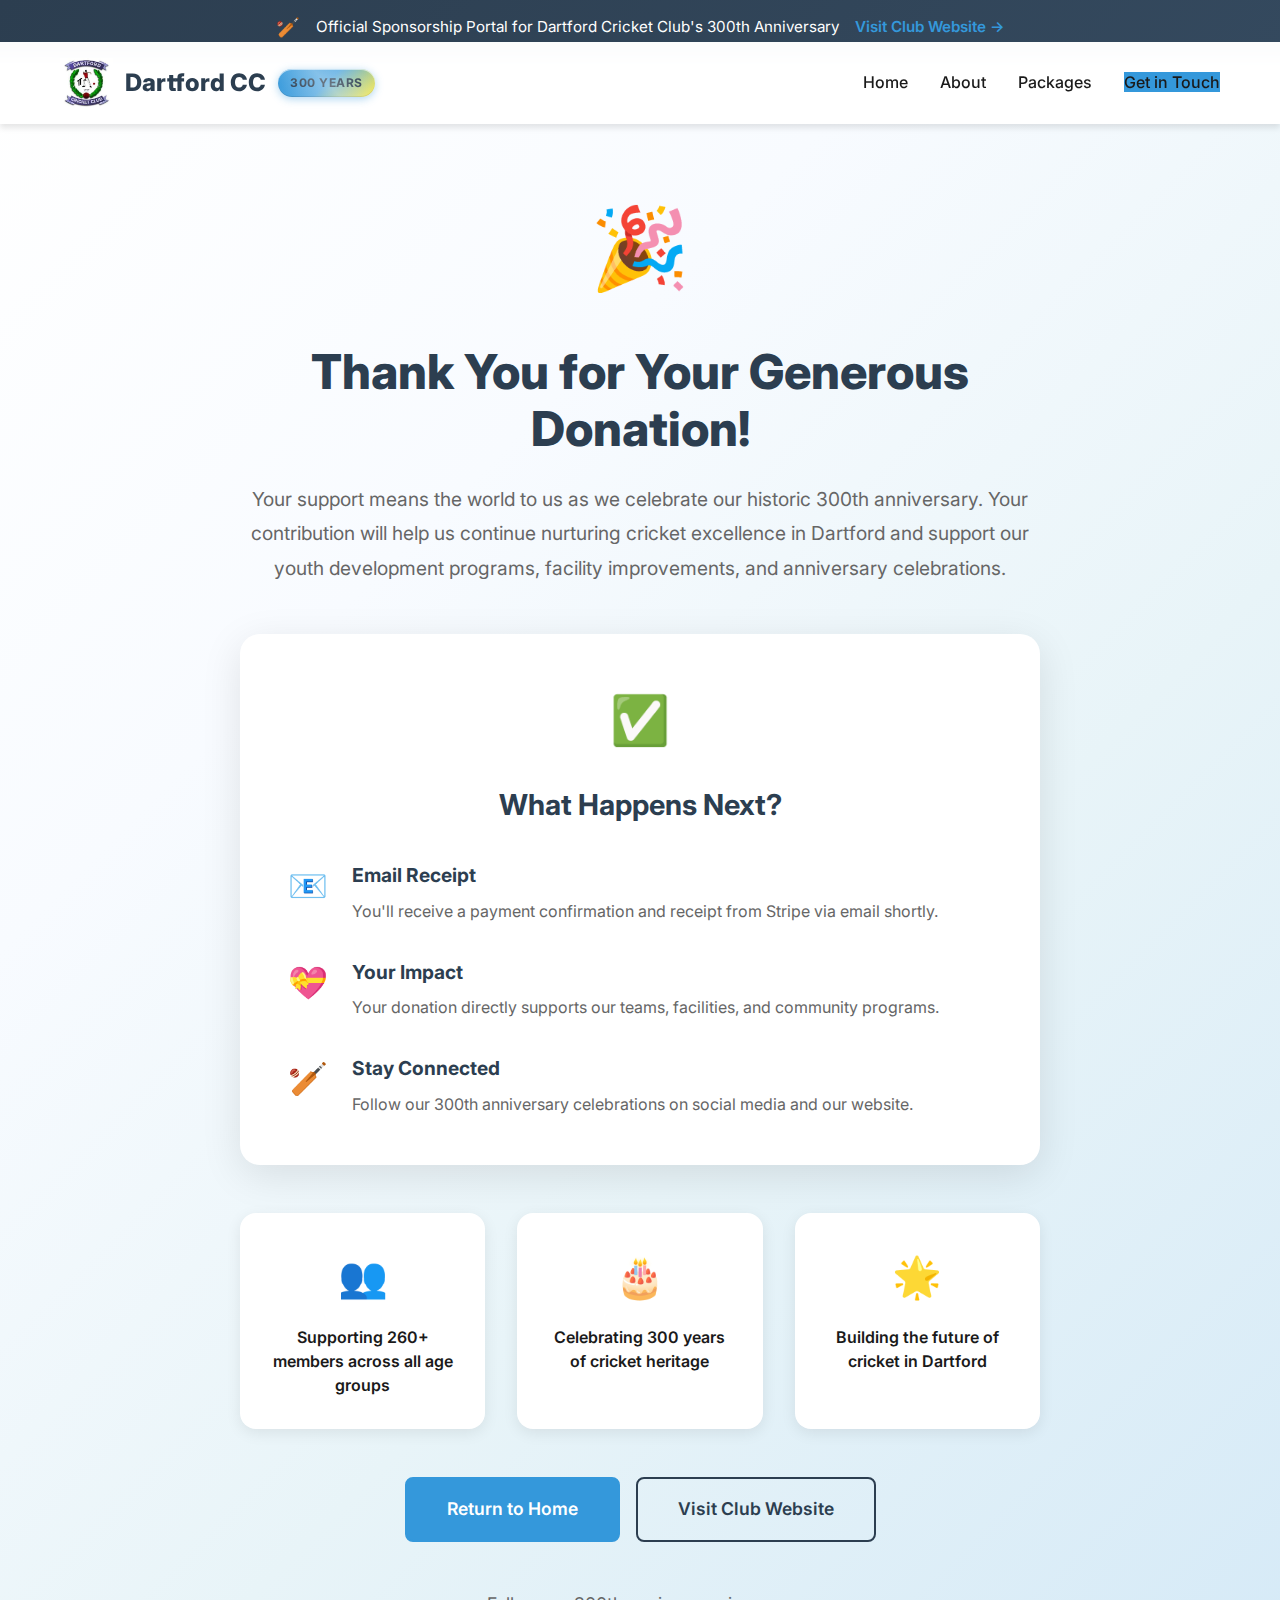
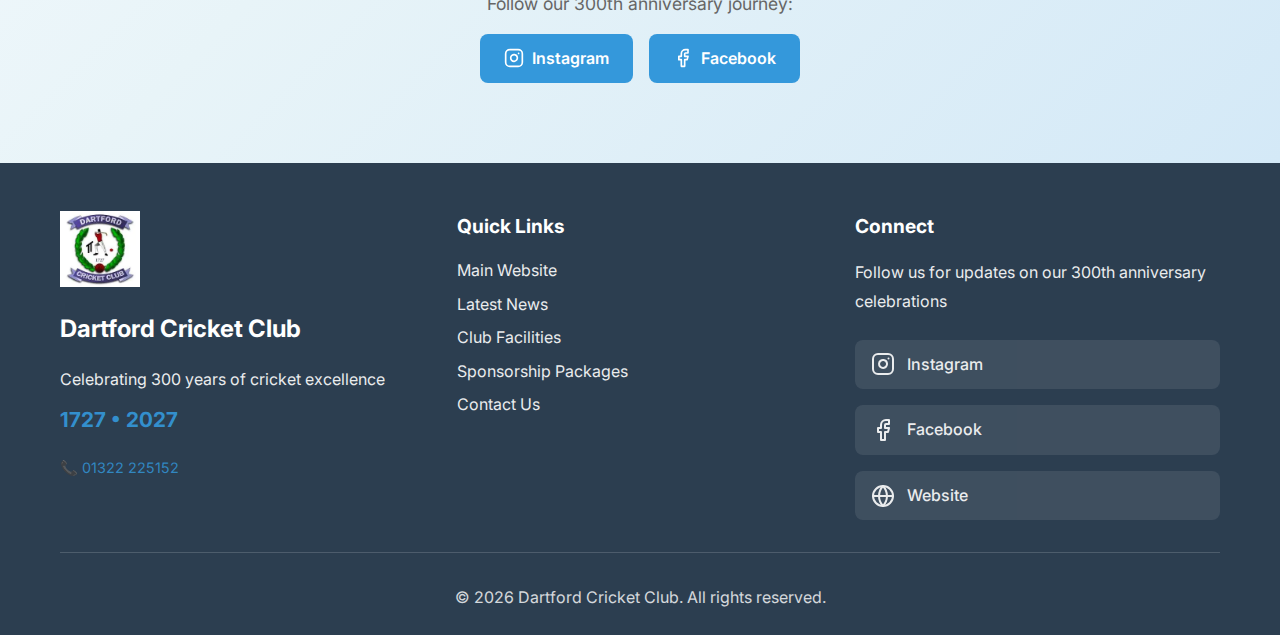
<file: thank-you.html>
<!DOCTYPE html>
<html lang="en">
<head>
    <meta charset="UTF-8">
    <meta name="viewport" content="width=device-width, initial-scale=1.0">
    <title>Thank You - Dartford Cricket Club</title>
    <meta name="description" content="Thank you for your generous donation to Dartford Cricket Club's 300th Anniversary.">
    <link rel="icon" type="image/webp" href="images/DCC-Logo-3.webp">
    <link rel="apple-touch-icon" href="images/DCC-Logo-3.webp">
    <link rel="stylesheet" href="styles.css">
    <link rel="preconnect" href="https://fonts.googleapis.com">
    <link rel="preconnect" href="https://fonts.gstatic.com" crossorigin>
    <link href="https://fonts.googleapis.com/css2?family=Inter:wght@300;400;600;700;800&display=swap" rel="stylesheet">
</head>
<body>
    <!-- Top Banner -->
    <div class="top-banner">
        <div class="container">
            <p>
                <span class="banner-icon">🏏</span>
                Official Sponsorship Portal for Dartford Cricket Club's 300th Anniversary
                <a href="https://www.dartfordcc.co.uk" target="_blank" class="banner-link">Visit Club Website →</a>
            </p>
        </div>
    </div>

    <!-- Navigation -->
    <nav class="navbar">
        <div class="container">
            <div class="nav-content">
                <div class="logo">
                    <img src="images/DCC-Logo-3.webp" alt="Dartford Cricket Club Logo" class="logo-image">
                    <div class="logo-text-wrapper">
                        <span class="logo-text">Dartford CC</span>
                        <span class="anniversary-badge">300 Years</span>
                    </div>
                </div>
                <ul class="nav-links">
                    <li><a href="index.html">Home</a></li>
                    <li><a href="index.html#about">About</a></li>
                    <li><a href="index.html#packages">Packages</a></li>
                    <li><a href="index.html#contact" class="btn-primary">Get in Touch</a></li>
                </ul>
            </div>
        </div>
    </nav>

    <!-- Thank You Section -->
    <section class="thank-you-section">
        <div class="container">
            <div class="thank-you-content">
                <div class="thank-you-icon">🎉</div>
                <h1 class="thank-you-title">Thank You for Your Generous Donation!</h1>
                <p class="thank-you-message">
                    Your support means the world to us as we celebrate our historic 300th anniversary. 
                    Your contribution will help us continue nurturing cricket excellence in Dartford and 
                    support our youth development programs, facility improvements, and anniversary celebrations.
                </p>
                
                <div class="thank-you-card">
                    <div class="card-icon">✅</div>
                    <h2>What Happens Next?</h2>
                    <ul class="thank-you-list">
                        <li>
                            <span class="list-icon">📧</span>
                            <div>
                                <strong>Email Receipt</strong>
                                <p>You'll receive a payment confirmation and receipt from Stripe via email shortly.</p>
                            </div>
                        </li>
                        <li>
                            <span class="list-icon">💝</span>
                            <div>
                                <strong>Your Impact</strong>
                                <p>Your donation directly supports our teams, facilities, and community programs.</p>
                            </div>
                        </li>
                        <li>
                            <span class="list-icon">🏏</span>
                            <div>
                                <strong>Stay Connected</strong>
                                <p>Follow our 300th anniversary celebrations on social media and our website.</p>
                            </div>
                        </li>
                    </ul>
                </div>

                <div class="thank-you-stats">
                    <div class="stat-item">
                        <div class="stat-icon">👥</div>
                        <div class="stat-text">Supporting 260+ members across all age groups</div>
                    </div>
                    <div class="stat-item">
                        <div class="stat-icon">🎂</div>
                        <div class="stat-text">Celebrating 300 years of cricket heritage</div>
                    </div>
                    <div class="stat-item">
                        <div class="stat-icon">🌟</div>
                        <div class="stat-text">Building the future of cricket in Dartford</div>
                    </div>
                </div>

                <div class="thank-you-actions">
                    <a href="index.html" class="btn btn-large btn-primary">Return to Home</a>
                    <a href="https://www.dartfordcc.co.uk" target="_blank" class="btn btn-large btn-secondary">Visit Club Website</a>
                </div>

                <div class="thank-you-social">
                    <p>Follow our 300th anniversary journey:</p>
                    <div class="social-links-inline">
                        <a href="https://www.instagram.com/dartfordcricket/" target="_blank" rel="noopener noreferrer" class="social-btn">
                            <svg xmlns="http://www.w3.org/2000/svg" width="20" height="20" viewBox="0 0 24 24" fill="none" stroke="currentColor" stroke-width="2" stroke-linecap="round" stroke-linejoin="round">
                                <rect x="2" y="2" width="20" height="20" rx="5" ry="5"></rect>
                                <path d="M16 11.37A4 4 0 1 1 12.63 8 4 4 0 0 1 16 11.37z"></path>
                                <line x1="17.5" y1="6.5" x2="17.51" y2="6.5"></line>
                            </svg>
                            Instagram
                        </a>
                        <a href="https://www.facebook.com/share/1C7V5EZHUZ/?mibextid=wwXIfr" target="_blank" rel="noopener noreferrer" class="social-btn">
                            <svg xmlns="http://www.w3.org/2000/svg" width="20" height="20" viewBox="0 0 24 24" fill="none" stroke="currentColor" stroke-width="2" stroke-linecap="round" stroke-linejoin="round">
                                <path d="M18 2h-3a5 5 0 0 0-5 5v3H7v4h3v8h4v-8h3l1-4h-4V7a1 1 0 0 1 1-1h3z"></path>
                            </svg>
                            Facebook
                        </a>
                    </div>
                </div>
            </div>
        </div>
    </section>

    <!-- Footer -->
    <footer class="footer">
        <div class="container">
            <div class="footer-content">
                <div class="footer-section">
                    <img src="images/DCC-Logo-3.webp" alt="Dartford Cricket Club" class="footer-logo">
                    <h3>Dartford Cricket Club</h3>
                    <p>Celebrating 300 years of cricket excellence</p>
                    <p class="footer-years">1727 • 2027</p>
                    <p style="margin-top: 1rem; font-size: 0.9rem;">
                        <a href="tel:01322225152" style="color: var(--accent-color);">📞 01322 225152</a>
                    </p>
                </div>
                <div class="footer-section">
                    <h4>Quick Links</h4>
                    <ul>
                        <li><a href="https://www.dartfordcc.co.uk" target="_blank">Main Website</a></li>
                        <li><a href="https://www.dartfordcc.co.uk/news/" target="_blank">Latest News</a></li>
                        <li><a href="https://www.dartfordcc.co.uk/club" target="_blank">Club Facilities</a></li>
                        <li><a href="index.html#packages">Sponsorship Packages</a></li>
                        <li><a href="index.html#contact">Contact Us</a></li>
                    </ul>
                </div>
                <div class="footer-section">
                    <h4>Connect</h4>
                    <p>Follow us for updates on our 300th anniversary celebrations</p>
                    <div class="social-links">
                        <a href="https://www.instagram.com/dartfordcricket/" target="_blank" rel="noopener noreferrer" class="social-link" aria-label="Follow us on Instagram">
                            <svg xmlns="http://www.w3.org/2000/svg" width="24" height="24" viewBox="0 0 24 24" fill="none" stroke="currentColor" stroke-width="2" stroke-linecap="round" stroke-linejoin="round">
                                <rect x="2" y="2" width="20" height="20" rx="5" ry="5"></rect>
                                <path d="M16 11.37A4 4 0 1 1 12.63 8 4 4 0 0 1 16 11.37z"></path>
                                <line x1="17.5" y1="6.5" x2="17.51" y2="6.5"></line>
                            </svg>
                            <span>Instagram</span>
                        </a>
                        <a href="https://www.facebook.com/share/1C7V5EZHUZ/?mibextid=wwXIfr" target="_blank" rel="noopener noreferrer" class="social-link" aria-label="Follow us on Facebook">
                            <svg xmlns="http://www.w3.org/2000/svg" width="24" height="24" viewBox="0 0 24 24" fill="none" stroke="currentColor" stroke-width="2" stroke-linecap="round" stroke-linejoin="round">
                                <path d="M18 2h-3a5 5 0 0 0-5 5v3H7v4h3v8h4v-8h3l1-4h-4V7a1 1 0 0 1 1-1h3z"></path>
                            </svg>
                            <span>Facebook</span>
                        </a>
                        <a href="https://www.dartfordcc.co.uk" target="_blank" rel="noopener noreferrer" class="social-link" aria-label="Visit our website">
                            <svg xmlns="http://www.w3.org/2000/svg" width="24" height="24" viewBox="0 0 24 24" fill="none" stroke="currentColor" stroke-width="2" stroke-linecap="round" stroke-linejoin="round">
                                <circle cx="12" cy="12" r="10"></circle>
                                <line x1="2" y1="12" x2="22" y2="12"></line>
                                <path d="M12 2a15.3 15.3 0 0 1 4 10 15.3 15.3 0 0 1-4 10 15.3 15.3 0 0 1-4-10 15.3 15.3 0 0 1 4-10z"></path>
                            </svg>
                            <span>Website</span>
                        </a>
                    </div>
                </div>
            </div>
            <div class="footer-bottom">
                <p>&copy; 2026 Dartford Cricket Club. All rights reserved.</p>
            </div>
        </div>
    </footer>
<!-- Cloudflare Web Analytics --><script defer src='https://static.cloudflareinsights.com/beacon.min.js' data-cf-beacon='{"token": "7115dbed61d2454795b3816e10bbf8f2"}'></script><!-- End Cloudflare Web Analytics -->
</body>
</html>
</file>
<file: shine-effects.css>
/* Shine Effects - Modern polish without color changes */

/* Smooth animations for everything */
* {
    transition: transform 0.3s ease, box-shadow 0.3s ease;
}

/* Add subtle gradient overlays to cards */
.stat-card,
.about-card,
.benefit-card,
.sponsor-card,
.package-slide {
    position: relative;
    overflow: hidden;
}

.stat-card::before,
.about-card::before,
.benefit-card::before {
    content: '';
    position: absolute;
    top: 0;
    left: -100%;
    width: 100%;
    height: 100%;
    background: linear-gradient(90deg, transparent, rgba(255, 255, 255, 0.3), transparent);
    transition: left 0.5s ease;
}

.stat-card:hover::before,
.about-card:hover::before,
.benefit-card:hover::before {
    left: 100%;
}

/* Enhanced hover effects for cards */
.stat-card:hover,
.about-card:hover,
.benefit-card:hover,
.sponsor-card:hover,
.package-slide:hover {
    transform: translateY(-8px) scale(1.02);
    box-shadow: 0 20px 40px rgba(0, 0, 0, 0.2);
}

/* Glowing buttons */
.btn {
    position: relative;
    overflow: hidden;
    box-shadow: 0 4px 15px rgba(52, 152, 219, 0.3);
}

.btn::before {
    content: '';
    position: absolute;
    top: 50%;
    left: 50%;
    width: 0;
    height: 0;
    border-radius: 50%;
    background: rgba(255, 255, 255, 0.3);
    transform: translate(-50%, -50%);
    transition: width 0.6s ease, height 0.6s ease;
}

.btn:hover::before {
    width: 300px;
    height: 300px;
}

.btn:hover {
    transform: translateY(-2px);
    box-shadow: 0 8px 25px rgba(52, 152, 219, 0.4);
}

/* Animated gradient for hero section */
.hero {
    position: relative;
}

.hero::after {
    content: '';
    position: absolute;
    top: 0;
    left: 0;
    right: 0;
    bottom: 0;
    background: linear-gradient(45deg, 
        rgba(52, 152, 219, 0.1) 0%, 
        transparent 50%, 
        rgba(52, 152, 219, 0.1) 100%);
    animation: shimmer 3s infinite;
    pointer-events: none;
}

@keyframes shimmer {
    0%, 100% { opacity: 0.5; }
    50% { opacity: 0.8; }
}

/* Glowing icons */
.stat-icon,
.about-icon,
.benefit-icon {
    filter: drop-shadow(0 0 10px rgba(52, 152, 219, 0.3));
    transition: filter 0.3s ease, transform 0.3s ease;
}

.stat-card:hover .stat-icon,
.about-card:hover .about-icon,
.benefit-card:hover .benefit-icon {
    filter: drop-shadow(0 0 20px rgba(52, 152, 219, 0.6));
    transform: scale(1.1) rotate(5deg);
}

/* Smooth image loading with fade */
img {
    animation: fadeIn 0.5s ease-in;
}

@keyframes fadeIn {
    from { opacity: 0; }
    to { opacity: 1; }
}

/* Enhanced shadows for sections */
.section {
    position: relative;
}

.packages-section,
.benefits-section,
.contact-section,
.donation-section {
    box-shadow: inset 0 1px 0 rgba(255, 255, 255, 0.1);
}

/* Glowing countdown */
.countdown-value {
    text-shadow: 0 0 20px rgba(52, 152, 219, 0.5);
    animation: pulse 2s infinite;
}

@keyframes pulse {
    0%, 100% { text-shadow: 0 0 20px rgba(52, 152, 219, 0.5); }
    50% { text-shadow: 0 0 30px rgba(52, 152, 219, 0.8); }
}

/* Smooth logo animation */
.logo-image {
    filter: drop-shadow(0 2px 8px rgba(0, 0, 0, 0.1));
    transition: filter 0.3s ease, transform 0.3s ease;
}

.logo:hover .logo-image {
    filter: drop-shadow(0 4px 12px rgba(52, 152, 219, 0.4));
    transform: scale(1.05);
}

/* Animated anniversary badge */
.anniversary-badge {
    animation: badgePulse 3s infinite;
}

@keyframes badgePulse {
    0%, 100% { transform: scale(1); }
    50% { transform: scale(1.05); }
}

/* Glowing social links */
.social-link {
    transition: all 0.3s ease;
}

.social-link:hover {
    transform: translateY(-3px);
    box-shadow: 0 8px 20px rgba(52, 152, 219, 0.3);
}

.social-link svg {
    filter: drop-shadow(0 2px 4px rgba(0, 0, 0, 0.1));
    transition: filter 0.3s ease;
}

.social-link:hover svg {
    filter: drop-shadow(0 4px 8px rgba(52, 152, 219, 0.4));
}

/* Smooth form inputs */
input, textarea, select {
    transition: all 0.3s ease;
}

input:focus, textarea:focus, select:focus {
    box-shadow: 0 0 0 3px rgba(52, 152, 219, 0.2);
    transform: scale(1.01);
}

/* Sponsor logos with subtle glow */
.sponsor-card img {
    filter: grayscale(0%) brightness(1);
    transition: filter 0.3s ease, transform 0.3s ease;
}

.sponsor-card:hover img {
    filter: grayscale(0%) brightness(1.1) drop-shadow(0 4px 12px rgba(52, 152, 219, 0.3));
    transform: scale(1.05);
}

/* Package slides with depth */
.package-slide {
    transition: all 0.4s cubic-bezier(0.4, 0, 0.2, 1);
}

.package-slide:hover {
    transform: translateY(-10px) scale(1.03);
    box-shadow: 0 25px 50px rgba(0, 0, 0, 0.25);
}

/* Smooth scroll behavior */
html {
    scroll-behavior: smooth;
}

/* Add subtle shine to navigation */
.navbar {
    box-shadow: 0 2px 20px rgba(0, 0, 0, 0.1);
}

.nav-links a {
    position: relative;
    transition: all 0.3s ease;
}

.nav-links a::after {
    content: '';
    position: absolute;
    bottom: -5px;
    left: 0;
    width: 0;
    height: 2px;
    background: var(--accent-color);
    transition: width 0.3s ease;
    box-shadow: 0 0 10px rgba(52, 152, 219, 0.5);
}

.nav-links a:hover::after {
    width: 100%;
}

/* Glowing urgency banner */
.urgency-banner {
    animation: urgencyGlow 2s infinite;
}

@keyframes urgencyGlow {
    0%, 100% { box-shadow: 0 0 10px rgba(52, 152, 219, 0.2); }
    50% { box-shadow: 0 0 20px rgba(52, 152, 219, 0.4); }
}

/* Enhanced footer with subtle gradient */
.footer {
    position: relative;
}

.footer::before {
    content: '';
    position: absolute;
    top: 0;
    left: 0;
    right: 0;
    height: 1px;
    background: linear-gradient(90deg, transparent, rgba(52, 152, 219, 0.5), transparent);
}
</file>
<file: styles.css>
/* Reset and Base Styles */
* {
    margin: 0;
    padding: 0;
    box-sizing: border-box;
}

:root {
    --primary-color: #2c3e50;
    --secondary-color: #34495e;
    --accent-color: #3498db;
    --text-dark: #1a1a1a;
    --text-light: #666;
    --bg-light: #f8f9fa;
    --white: #ffffff;
    --shadow: 0 4px 6px rgba(0, 0, 0, 0.1);
    --shadow-lg: 0 10px 30px rgba(0, 0, 0, 0.15);
}

body {
    font-family: 'Inter', -apple-system, BlinkMacSystemFont, 'Segoe UI', sans-serif;
    line-height: 1.6;
    color: var(--text-dark);
    overflow-x: hidden;
}

/* Top Banner */
.top-banner {
    background: linear-gradient(135deg, var(--primary-color), var(--secondary-color));
    color: var(--white);
    padding: 0.75rem 0;
    text-align: center;
    font-size: 0.95rem;
    position: relative;
    z-index: 999;
}

.top-banner p {
    margin: 0;
    display: flex;
    align-items: center;
    justify-content: center;
    gap: 1rem;
    flex-wrap: wrap;
}

.banner-icon {
    font-size: 1.2rem;
}

.banner-link {
    color: var(--accent-color);
    text-decoration: none;
    font-weight: 600;
    transition: opacity 0.3s ease;
    white-space: nowrap;
}

.banner-link:hover {
    opacity: 0.8;
    text-decoration: underline;
}

.banner-donate {
    background: rgba(255, 255, 255, 0.2);
    padding: 0.3rem 0.8rem;
    border-radius: 20px;
    transition: all 0.3s ease;
}

.banner-donate:hover {
    background: rgba(255, 255, 255, 0.3);
    text-decoration: none;
}

.container {
    max-width: 1200px;
    margin: 0 auto;
    padding: 0 20px;
}

/* Navigation */
.navbar {
    position: fixed;
    top: 0;
    left: 0;
    right: 0;
    background: rgba(255, 255, 255, 0.98);
    backdrop-filter: blur(10px);
    box-shadow: var(--shadow);
    z-index: 1000;
    transition: all 0.3s ease;
    margin-top: 42px; /* Account for top banner */
}

.nav-content {
    display: flex;
    justify-content: space-between;
    align-items: center;
    padding: 1rem 0;
}

.logo {
    display: flex;
    align-items: center;
    gap: 12px;
}

.logo-image {
    height: 50px;
    width: auto;
    object-fit: contain;
}

.logo-text-wrapper {
    display: flex;
    align-items: center;
    gap: 12px;
}

.logo-text {
    font-size: 1.5rem;
    font-weight: 800;
    color: var(--primary-color);
}

.anniversary-badge {
    background: linear-gradient(135deg, var(--accent-color) 0%, #5dade2 50%, #ffed4e 100%);
    color: var(--primary-color);
    padding: 4px 12px;
    border-radius: 20px;
    font-size: 0.75rem;
    font-weight: 700;
    text-transform: uppercase;
    letter-spacing: 0.5px;
    box-shadow: 
        0 2px 8px rgba(52, 152, 219, 0.4),
        inset 0 1px 0 rgba(255, 255, 255, 0.6),
        inset 0 -1px 0 rgba(0, 0, 0, 0.1);
    position: relative;
    overflow: hidden;
    animation: shimmer 3s ease-in-out infinite;
}

.anniversary-badge::before {
    content: '';
    position: absolute;
    top: -50%;
    left: -50%;
    width: 200%;
    height: 200%;
    background: linear-gradient(
        45deg,
        transparent 30%,
        rgba(255, 255, 255, 0.3) 50%,
        transparent 70%
    );
    animation: shine 3s ease-in-out infinite;
}

@keyframes shimmer {
    0%, 100% {
        box-shadow: 
            0 2px 8px rgba(52, 152, 219, 0.4),
            inset 0 1px 0 rgba(255, 255, 255, 0.6),
            inset 0 -1px 0 rgba(0, 0, 0, 0.1);
    }
    50% {
        box-shadow: 
            0 4px 12px rgba(52, 152, 219, 0.6),
            inset 0 1px 0 rgba(255, 255, 255, 0.8),
            inset 0 -1px 0 rgba(0, 0, 0, 0.1);
    }
}

@keyframes shine {
    0% {
        transform: translateX(-100%) translateY(-100%) rotate(45deg);
    }
    100% {
        transform: translateX(100%) translateY(100%) rotate(45deg);
    }
}

.nav-links {
    display: flex;
    list-style: none;
    gap: 2rem;
    align-items: center;
}

.nav-links a {
    text-decoration: none;
    color: var(--text-dark);
    font-weight: 500;
    transition: color 0.3s ease;
}

.nav-links a:hover {
    color: var(--accent-color);
}

/* Navigation Buttons */
.btn-nav {
    padding: 6px 16px;
    border-radius: 20px;
    font-weight: 700;
    transition: all 0.3s ease;
    text-decoration: none;
    display: inline-flex;
    align-items: center;
    gap: 6px;
    font-size: 0.8rem;
    text-transform: uppercase;
    letter-spacing: 0.5px;
}

.btn-nav-contact {
    background: linear-gradient(135deg, var(--accent-color), #5dade2);
    color: var(--white);
    box-shadow: 0 2px 8px rgba(52, 152, 219, 0.25);
}

.btn-nav-contact:hover {
    background: linear-gradient(135deg, #2980b9, var(--accent-color));
    transform: translateY(-2px);
    box-shadow: 0 4px 12px rgba(52, 152, 219, 0.4);
    color: var(--white);
}

.btn-nav-donate {
    background: linear-gradient(135deg, #ff6b6b, #ee5a6f);
    color: var(--white);
    box-shadow: 0 2px 8px rgba(255, 107, 107, 0.25);
}

.btn-nav-donate:hover {
    background: linear-gradient(135deg, #ee5a6f, #ff6b6b);
    transform: translateY(-2px);
    box-shadow: 0 4px 12px rgba(255, 107, 107, 0.4);
    color: var(--white);
}

.mobile-menu-btn {
    display: none;
    flex-direction: column;
    gap: 4px;
    background: none;
    border: none;
    cursor: pointer;
}

.mobile-menu-btn span {
    width: 25px;
    height: 3px;
    background: var(--primary-color);
    border-radius: 2px;
    transition: all 0.3s ease;
}

/* Hero Section */
.hero {
    position: relative;
    min-height: 100vh;
    display: flex;
    align-items: center;
    justify-content: center;
    background: linear-gradient(135deg, #ffffff 0%, #f8fbff 30%, #e8f4f8 60%, #d4e9f7 100%);
    background-image: 
        radial-gradient(circle at 20% 50%, rgba(52, 152, 219, 0.08) 0%, transparent 50%),
        radial-gradient(circle at 80% 80%, rgba(52, 152, 219, 0.06) 0%, transparent 50%),
        linear-gradient(135deg, rgba(255, 255, 255, 0.9) 0%, rgba(248, 251, 255, 0.9) 30%, rgba(232, 244, 248, 0.9) 60%, rgba(212, 233, 247, 0.9) 100%);
    padding-top: 122px; /* Account for banner + navbar */
    overflow: hidden;
    box-shadow: inset 0 1px 0 rgba(255, 255, 255, 0.8), inset 0 -10px 30px rgba(52, 152, 219, 0.05);
}

.hero-overlay {
    position: absolute;
    top: 0;
    left: 0;
    right: 0;
    bottom: 0;
    background: radial-gradient(circle at 50% 50%, transparent 0%, rgba(52, 152, 219, 0.03) 100%);
    pointer-events: none;
}

.hero-content {
    position: relative;
    z-index: 1;
    text-align: center;
    color: var(--primary-color);
    padding: 2rem 0;
}

.hero-logo {
    width: 150px;
    height: auto;
    margin: 0 auto 1.5rem;
    filter: drop-shadow(0 4px 20px rgba(0, 0, 0, 0.3));
    animation: fadeInDown 1s ease-out;
}

@keyframes fadeInDown {
    from {
        opacity: 0;
        transform: translateY(-20px);
    }
    to {
        opacity: 1;
        transform: translateY(0);
    }
}

.hero-badge {
    display: inline-block;
    background: linear-gradient(135deg, rgba(52, 152, 219, 0.95), rgba(93, 173, 226, 0.95));
    backdrop-filter: blur(10px);
    padding: 10px 24px;
    border-radius: 30px;
    font-size: 0.9rem;
    font-weight: 600;
    margin-bottom: 1.5rem;
    border: 1px solid rgba(255, 255, 255, 0.5);
    color: var(--white);
    box-shadow: 0 8px 25px rgba(52, 152, 219, 0.35), inset 0 1px 0 rgba(255, 255, 255, 0.3);
    text-shadow: 0 1px 2px rgba(0, 0, 0, 0.2);
}

.hero-title {
    font-size: clamp(2.5rem, 6vw, 4.5rem);
    font-weight: 800;
    line-height: 1.2;
    margin-bottom: 1.5rem;
    text-shadow: 0 2px 10px rgba(0, 0, 0, 0.05);
    color: var(--primary-color);
}

.highlight {
    color: var(--accent-color);
    position: relative;
    display: inline-block;
}

.hero-subtitle {
    font-size: clamp(1.1rem, 2vw, 1.4rem);
    margin-bottom: 2.5rem;
    color: var(--text-light);
    max-width: 600px;
    margin-left: auto;
    margin-right: auto;
}

.hero-cta {
    display: flex;
    gap: 1rem;
    justify-content: center;
    flex-wrap: wrap;
    margin-bottom: 3rem;
}

/* Buttons */
.btn {
    display: inline-block;
    padding: 12px 30px;
    border-radius: 8px;
    text-decoration: none;
    font-weight: 600;
    transition: all 0.3s ease;
    border: 2px solid transparent;
    cursor: pointer;
    font-size: 1rem;
}

.btn-large {
    padding: 16px 40px;
    font-size: 1.1rem;
}

.btn-primary {
    background: var(--accent-color);
    color: var(--white);
    border-color: var(--accent-color);
}

.btn-primary:hover {
    background: #2980b9;
    border-color: #2980b9;
    transform: translateY(-2px);
    box-shadow: 0 8px 20px rgba(52, 152, 219, 0.4);
}

.btn-secondary {
    background: transparent;
    color: var(--primary-color);
    border-color: var(--primary-color);
}

.btn-secondary:hover {
    background: var(--primary-color);
    color: var(--white);
    transform: translateY(-2px);
}

/* Countdown */
.countdown {
    display: flex;
    gap: 2rem;
    justify-content: center;
    margin-top: 3rem;
}

.countdown-item {
    display: flex;
    flex-direction: column;
    align-items: center;
    background: linear-gradient(135deg, #ffffff 0%, #f8fbff 100%);
    backdrop-filter: blur(10px);
    padding: 1.5rem 2rem;
    border-radius: 16px;
    border: 2px solid rgba(52, 152, 219, 0.3);
    box-shadow: 0 10px 30px rgba(52, 152, 219, 0.2), inset 0 1px 0 rgba(255, 255, 255, 0.8);
    transition: all 0.3s ease;
}

.countdown-item:hover {
    transform: translateY(-5px);
    box-shadow: 0 15px 40px rgba(52, 152, 219, 0.3), inset 0 1px 0 rgba(255, 255, 255, 0.8);
}

.countdown-value {
    font-size: 3rem;
    font-weight: 800;
    color: var(--accent-color);
    line-height: 1;
}

.countdown-label {
    font-size: 0.9rem;
    text-transform: uppercase;
    letter-spacing: 1px;
    margin-top: 0.5rem;
    color: var(--text-light);
}

/* Sections */
.section {
    padding: 5rem 0;
}

/* Statistics Section */
.stats-section {
    background: linear-gradient(135deg, #ffffff 0%, #f8fbff 30%, #e8f4f8 60%, #d4e9f7 100%);
    padding: 4rem 0;
    box-shadow: inset 0 1px 0 rgba(255, 255, 255, 0.8);
}

.stats-grid {
    display: grid;
    grid-template-columns: repeat(auto-fit, minmax(200px, 1fr));
    gap: 2rem;
}

.stat-card {
    text-align: center;
    padding: 2rem 1rem;
    background: var(--white);
    backdrop-filter: blur(10px);
    border-radius: 16px;
    border: 2px solid rgba(52, 152, 219, 0.2);
    transition: all 0.3s ease;
    box-shadow: 0 4px 15px rgba(52, 152, 219, 0.1);
}

.stat-card:hover {
    transform: translateY(-8px);
    background: var(--white);
    border-color: var(--accent-color);
    box-shadow: 0 8px 25px rgba(52, 152, 219, 0.2);
}

.stat-number {
    font-size: 4rem;
    font-weight: 800;
    color: var(--accent-color);
    line-height: 1;
    margin-bottom: 0.5rem;
}

.stat-label {
    font-size: 1.2rem;
    font-weight: 700;
    color: var(--primary-color);
    margin-bottom: 0.5rem;
    text-transform: uppercase;
    letter-spacing: 1px;
}

.stat-detail {
    font-size: 0.95rem;
    color: var(--text-light);
    font-weight: 500;
}

.section-header {
    text-align: center;
    margin-bottom: 4rem;
}

.section-title {
    font-size: clamp(2rem, 4vw, 3rem);
    font-weight: 800;
    color: var(--primary-color);
    margin-bottom: 1rem;
}

.section-subtitle {
    font-size: 1.2rem;
    color: var(--text-light);
    max-width: 600px;
    margin: 0 auto;
}

/* About Section */
.about-section {
    background: var(--bg-light);
}

.about-content-wrapper {
    display: flex;
    flex-direction: column;
    gap: 3rem;
}

.about-text {
    max-width: 900px;
    margin: 0 auto;
    text-align: center;
}

.about-intro {
    font-size: 1.1rem;
    line-height: 1.9;
    color: var(--text-dark);
    margin-bottom: 1rem;
}

.historical-quote {
    background: var(--white);
    border-left: 4px solid var(--accent-color);
    padding: 1.5rem 2rem;
    margin: 2rem 0;
    font-style: italic;
    font-size: 1.05rem;
    line-height: 1.8;
    color: var(--primary-color);
    box-shadow: var(--shadow);
    border-radius: 8px;
}

.historical-quote cite {
    display: block;
    margin-top: 1rem;
    font-style: normal;
    font-size: 0.9rem;
    color: var(--text-light);
    font-weight: 600;
}

.about-grid {
    display: grid;
    grid-template-columns: repeat(auto-fit, minmax(280px, 1fr));
    gap: 2rem;
}

.about-card {
    background: var(--white);
    padding: 2.5rem;
    border-radius: 16px;
    text-align: center;
    box-shadow: var(--shadow);
    transition: transform 0.3s ease, box-shadow 0.3s ease;
}

.about-card:hover {
    transform: translateY(-8px);
    box-shadow: var(--shadow-lg);
}

.about-icon {
    font-size: 3rem;
    margin-bottom: 1rem;
}

.about-card h3 {
    font-size: 1.5rem;
    color: var(--primary-color);
    margin-bottom: 1rem;
}

.about-card p {
    color: var(--text-light);
    line-height: 1.8;
}

/* Packages Section */
.packages-section {
    background: var(--white);
}

/* Urgency Banner */
.urgency-banner {
    display: flex;
    align-items: center;
    justify-content: center;
    gap: 1rem;
    background: linear-gradient(135deg, #fff3cd 0%, #ffe69c 100%);
    border: 2px solid var(--accent-color);
    border-radius: 12px;
    padding: 1rem 2rem;
    margin-top: 2rem;
    box-shadow: 0 4px 12px rgba(255, 215, 0, 0.3);
    animation: pulse 2s ease-in-out infinite;
}

@keyframes pulse {
    0%, 100% {
        box-shadow: 0 4px 12px rgba(255, 215, 0, 0.3);
    }
    50% {
        box-shadow: 0 4px 20px rgba(255, 215, 0, 0.5);
    }
}

.urgency-icon {
    font-size: 1.5rem;
    animation: flash 1.5s ease-in-out infinite;
}

@keyframes flash {
    0%, 100% {
        opacity: 1;
    }
    50% {
        opacity: 0.5;
    }
}

.urgency-text {
    font-size: 1.1rem;
    font-weight: 700;
    color: var(--primary-color);
    text-align: center;
}

.urgency-badge {
    background: var(--primary-color);
    color: var(--accent-color);
    padding: 0.4rem 1rem;
    border-radius: 20px;
    font-size: 0.85rem;
    font-weight: 700;
    letter-spacing: 0.5px;
}

.packages-container {
    display: grid;
    gap: 3rem;
}

.package-slide {
    background: var(--white);
    border-radius: 16px;
    overflow: hidden;
    box-shadow: var(--shadow-lg);
    transition: transform 0.3s ease;
}

.package-slide:hover {
    transform: scale(1.02);
}

.package-slide img {
    width: 100%;
    height: auto;
    display: block;
}

.package-info {
    padding: 2rem;
    background: var(--bg-light);
}

.package-info h3 {
    font-size: 0.9rem;
    font-weight: 500;
    color: var(--text-light);
    margin: 0;
    display: inline-block;
    background: var(--white);
    padding: 0.5rem 1rem;
    border-radius: 20px;
    box-shadow: 0 2px 4px rgba(0, 0, 0, 0.1);
}

.package-info p {
    color: var(--text-light);
    line-height: 1.8;
}

/* Benefits Section */
.benefits-section {
    background: var(--bg-light);
}

/* Sponsors Section */
.sponsors-section {
    background: var(--white);
}

.sponsors-grid {
    display: grid;
    grid-template-columns: repeat(auto-fit, minmax(200px, 1fr));
    gap: 2rem;
    margin-bottom: 2rem;
}

.sponsor-card {
    background: var(--white);
    padding: 2rem;
    border-radius: 12px;
    box-shadow: var(--shadow);
    display: flex;
    align-items: center;
    justify-content: center;
    min-height: 120px;
    transition: all 0.3s ease;
    border: 2px solid transparent;
}

.sponsor-card:hover {
    transform: translateY(-5px);
    box-shadow: var(--shadow-lg);
    border-color: var(--accent-color);
}

.sponsor-card img {
    max-width: 100%;
    max-height: 80px;
    object-fit: contain;
}

.sponsor-placeholder {
    color: var(--text-light);
    font-size: 0.9rem;
    text-align: center;
    opacity: 0.5;
}

.benefits-grid {
    display: grid;
    grid-template-columns: repeat(auto-fit, minmax(300px, 1fr));
    gap: 2rem;
}

.benefit-card {
    background: var(--white);
    padding: 2rem;
    border-radius: 12px;
    box-shadow: var(--shadow);
    transition: all 0.3s ease;
}

.benefit-card:hover {
    transform: translateY(-5px);
    box-shadow: var(--shadow-lg);
}

.benefit-icon {
    font-size: 2.5rem;
    margin-bottom: 1rem;
}

.benefit-card h3 {
    font-size: 1.3rem;
    color: var(--primary-color);
    margin-bottom: 0.8rem;
}

.benefit-card p {
    color: var(--text-light);
    line-height: 1.7;
}

/* Contact Section */
.contact-section {
    background: var(--white);
}

/* Donation Section */
.donation-section {
    background: linear-gradient(135deg, #ffffff 0%, #f8fbff 30%, #e8f4f8 60%, #d4e9f7 100%);
    position: relative;
    overflow: hidden;
}

.donation-section::before {
    content: '';
    position: absolute;
    top: 0;
    left: 0;
    right: 0;
    bottom: 0;
    background: radial-gradient(circle at 20% 50%, rgba(52, 152, 219, 0.08) 0%, transparent 50%);
    pointer-events: none;
}

.donation-wrapper {
    display: grid;
    grid-template-columns: 1fr 1fr;
    gap: 4rem;
    align-items: start;
    position: relative;
    z-index: 1;
}

.donation-content {
    text-align: left;
    display: flex;
    flex-direction: column;
}

.donation-icon {
    font-size: 4rem;
    margin-bottom: 1.5rem;
    animation: heartbeat 2s ease-in-out infinite;
}

@keyframes heartbeat {
    0%, 100% {
        transform: scale(1);
    }
    10%, 30% {
        transform: scale(1.1);
    }
    20%, 40% {
        transform: scale(1);
    }
}

.donation-title {
    font-size: 2.5rem;
    font-weight: 800;
    color: var(--primary-color);
    margin-bottom: 1rem;
    line-height: 1.2;
}

.donation-subtitle {
    font-size: 1.1rem;
    color: var(--text-light);
    line-height: 1.8;
    margin-bottom: 2rem;
}

.donation-impact {
    display: flex;
    flex-direction: column;
    gap: 1rem;
    margin-bottom: 1.5rem;
}

.impact-item {
    display: flex;
    align-items: center;
    gap: 1rem;
    background: var(--white);
    padding: 1rem 1.5rem;
    border-radius: 12px;
    box-shadow: 0 4px 12px rgba(0, 0, 0, 0.08);
    transition: transform 0.3s ease;
}

.impact-item:hover {
    transform: translateX(10px);
}

.impact-icon {
    font-size: 2rem;
}

.impact-text {
    font-size: 1.1rem;
    font-weight: 600;
    color: var(--primary-color);
}

.donation-description {
    background: var(--white);
    padding: 2rem;
    border-radius: 16px;
    box-shadow: 0 4px 15px rgba(0, 0, 0, 0.08);
    border-left: 4px solid var(--accent-color);
    margin-bottom: 2rem;
}

.donation-description h3 {
    font-size: 1.5rem;
    color: var(--primary-color);
    margin-bottom: 1rem;
    font-weight: 700;
}

.donation-description p {
    font-size: 1rem;
    color: var(--text-dark);
    line-height: 1.8;
    margin: 0;
}

/* Progress Tracker */
.progress-tracker {
    background: var(--white);
    padding: 1rem;
    border-radius: 12px;
    box-shadow: 0 4px 12px rgba(0, 0, 0, 0.08);
    margin-top: 1rem;
}

.progress-header {
    margin-bottom: 0.5rem;
    display: flex;
    justify-content: space-between;
    align-items: center;
}

.progress-header h3 {
    font-size: 1rem;
    color: var(--primary-color);
    margin: 0;
    font-weight: 700;
}

.progress-stats {
    display: flex;
    align-items: baseline;
    gap: 0.4rem;
    flex-wrap: wrap;
}

.progress-amount {
    font-size: 1.3rem;
    font-weight: 800;
    color: var(--accent-color);
}

.progress-separator {
    font-size: 0.8rem;
    color: var(--text-light);
}

.progress-target {
    font-size: 1rem;
    font-weight: 700;
    color: var(--text-light);
}

.progress-bar-container {
    background: #e0e0e0;
    height: 24px;
    border-radius: 12px;
    overflow: hidden;
    position: relative;
    margin-bottom: 0.6rem;
}

.progress-bar {
    background: linear-gradient(90deg, var(--accent-color) 0%, #5dade2 100%);
    height: 100%;
    border-radius: 12px;
    transition: width 1s ease-out;
    display: flex;
    align-items: center;
    justify-content: flex-end;
    padding-right: 0.6rem;
    min-width: 0;
    position: relative;
}

.progress-percentage {
    color: var(--white);
    font-weight: 700;
    font-size: 0.75rem;
    text-shadow: 0 1px 2px rgba(0, 0, 0, 0.2);
    white-space: nowrap;
}

.progress-footer {
    display: flex;
    justify-content: space-between;
    align-items: center;
    font-size: 0.8rem;
    color: var(--text-light);
    flex-wrap: wrap;
    gap: 0.4rem;
}

.donor-count {
    font-weight: 600;
    color: var(--primary-color);
    font-size: 0.8rem;
}

.last-updated {
    font-size: 0.75rem;
}

.milestone-message {
    background: linear-gradient(135deg, #fef3c7 0%, #fde68a 100%);
    color: var(--primary-color);
    padding: 0.3rem 0.8rem;
    border-radius: 20px;
    font-weight: 700;
    font-size: 0.75rem;
    text-transform: uppercase;
    letter-spacing: 0.5px;
    display: inline-block;
    box-shadow: 0 2px 6px rgba(245, 158, 11, 0.3);
    animation: slideIn 0.5s ease-out;
}

@keyframes slideIn {
    from {
        opacity: 0;
        transform: translateY(-10px);
    }
    to {
        opacity: 1;
        transform: translateY(0);
    }
}

.donation-form-wrapper {
    display: flex;
    justify-content: center;
}

.donation-form-card {
    background: var(--white);
    padding: 2rem;
    border-radius: 20px;
    box-shadow: 0 10px 40px rgba(0, 0, 0, 0.15);
    width: 100%;
    max-width: 500px;
}

.donation-form-card h3 {
    font-size: 1.6rem;
    color: var(--primary-color);
    margin-bottom: 0.5rem;
    text-align: center;
}

.donation-form-subtitle {
    text-align: center;
    color: var(--text-light);
    margin-bottom: 1.5rem;
    font-size: 0.95rem;
}

.donation-info-box {
    background: linear-gradient(135deg, #f8fbff 0%, #e8f4f8 100%);
    border-left: 4px solid var(--accent-color);
    padding: 1rem;
    border-radius: 12px;
    margin-bottom: 1.5rem;
    display: flex;
    gap: 0.75rem;
    align-items: start;
}

.info-icon {
    font-size: 1.5rem;
    flex-shrink: 0;
}

.info-text {
    color: var(--text-dark);
    line-height: 1.6;
    margin: 0;
    font-size: 0.9rem;
}

.suggested-amounts-display {
    text-align: center;
    margin-bottom: 1.5rem;
}

.suggested-label {
    font-size: 0.85rem;
    color: var(--text-light);
    margin-bottom: 0.6rem;
    font-weight: 600;
}

.amount-badges {
    display: flex;
    gap: 0.4rem;
    justify-content: center;
    flex-wrap: wrap;
}

.amount-badge {
    background: var(--bg-light);
    color: var(--accent-color);
    padding: 0.4rem 0.8rem;
    border-radius: 20px;
    font-size: 0.85rem;
    font-weight: 700;
    border: 2px solid var(--accent-color);
}

.btn-donate-direct {
    width: 100%;
    display: flex;
    align-items: center;
    justify-content: center;
    gap: 0.5rem;
    background: var(--accent-color);
    border-color: var(--accent-color);
    font-size: 1.3rem;
    padding: 1.3rem;
    text-decoration: none;
    margin-bottom: 1rem;
}

.btn-donate-direct:hover {
    background: #2980b9;
    border-color: #2980b9;
    transform: translateY(-2px);
    box-shadow: 0 8px 25px rgba(52, 152, 219, 0.4);
}

.donation-features {
    display: flex;
    flex-direction: column;
    gap: 0.75rem;
    margin-top: 1.5rem;
    padding-top: 1.5rem;
    border-top: 1px solid #e0e0e0;
}

.feature-item {
    display: flex;
    align-items: center;
    gap: 0.75rem;
    color: var(--text-dark);
    font-size: 0.95rem;
}

.feature-icon {
    color: var(--accent-color);
    font-weight: 700;
    font-size: 1.1rem;
}

.secure-notice {
    text-align: center;
    font-size: 0.9rem;
    color: var(--text-light);
    margin-top: 1rem;
}

/* Gift Aid Opt-in Form */
.gift-aid-optin {
    background: #f0f9ff;
    border: 2px solid var(--accent-color);
    border-radius: 12px;
    padding: 1.25rem;
    margin-bottom: 1.5rem;
}

.gift-aid-checkbox-wrapper {
    display: flex;
    align-items: start;
    gap: 0.75rem;
}

.gift-aid-checkbox-wrapper input[type="checkbox"] {
    width: 20px;
    height: 20px;
    margin-top: 2px;
    cursor: pointer;
    flex-shrink: 0;
}

.gift-aid-checkbox-wrapper label {
    cursor: pointer;
    font-size: 0.95rem;
    color: var(--text-dark);
    line-height: 1.5;
}

.gift-aid-form {
    background: var(--white);
    padding: 1.25rem;
    border-radius: 8px;
    margin-top: 1rem;
}

.gift-aid-form-intro {
    font-size: 0.9rem;
    color: var(--primary-color);
    font-weight: 600;
    margin-bottom: 1rem;
}

.form-row {
    margin-bottom: 0.75rem;
}

.form-row:last-of-type {
    margin-bottom: 0;
}

.form-group-inline {
    display: flex;
    flex-direction: column;
}

.form-group-inline label {
    font-size: 0.85rem;
    font-weight: 600;
    color: var(--primary-color);
    margin-bottom: 0.3rem;
}

.form-group-inline input {
    padding: 0.6rem;
    border: 2px solid #e0e0e0;
    border-radius: 6px;
    font-size: 0.9rem;
    transition: border-color 0.3s ease;
}

.form-group-inline input:focus {
    outline: none;
    border-color: var(--accent-color);
}

.gift-aid-declaration {
    background: #fef3c7;
    border-left: 3px solid #f59e0b;
    padding: 0.75rem;
    border-radius: 6px;
    margin-top: 0.75rem;
}

.gift-aid-declaration p {
    margin: 0;
    color: var(--text-dark);
    line-height: 1.5;
    font-size: 0.8rem;
}

/* Gift Aid Section */
.gift-aid-section {
    background: linear-gradient(135deg, #f0f9ff 0%, #e0f2fe 100%);
    border: 2px solid var(--accent-color);
    border-radius: 16px;
    padding: 1.5rem;
    margin: 1.5rem 0 1.5rem;
}

.gift-aid-header {
    display: flex;
    align-items: center;
    gap: 0.75rem;
    margin-bottom: 0.75rem;
}

.gift-aid-icon {
    font-size: 1.8rem;
}

.gift-aid-header h4 {
    font-size: 1.2rem;
    color: var(--primary-color);
    margin: 0;
    font-weight: 700;
}

.gift-aid-intro {
    font-size: 0.95rem;
    color: var(--text-dark);
    line-height: 1.6;
    margin-bottom: 1rem;
}

.gift-aid-intro strong {
    color: var(--accent-color);
    font-weight: 700;
}

.gift-aid-example {
    background: var(--white);
    border-left: 4px solid #10b981;
    padding: 0.75rem 1rem;
    border-radius: 8px;
    margin-bottom: 0.75rem;
    display: flex;
    align-items: center;
    gap: 0.75rem;
    box-shadow: 0 2px 8px rgba(0, 0, 0, 0.08);
}

.example-icon {
    font-size: 1.5rem;
    flex-shrink: 0;
}

.gift-aid-example p {
    margin: 0;
    font-size: 0.95rem;
    color: var(--text-dark);
    line-height: 1.5;
}

.gift-aid-example strong {
    color: #10b981;
    font-weight: 700;
}

.gift-aid-note {
    font-size: 0.85rem;
    color: var(--text-dark);
    line-height: 1.5;
    margin: 0;
    text-align: center;
}

/* Responsive - Donation Section */
@media (max-width: 968px) {
    .donation-wrapper {
        grid-template-columns: 1fr;
        gap: 3rem;
    }
    
    .donation-content {
        text-align: center;
    }
    
    .donation-title {
        font-size: 2rem;
    }
    
    .impact-item:hover {
        transform: translateY(-5px);
    }
}

@media (max-width: 480px) {
    .amount-badges {
        gap: 0.4rem;
    }
    
    .amount-badge {
        font-size: 0.85rem;
        padding: 0.4rem 0.8rem;
    }
    
    .donation-form-card {
        padding: 2rem 1.5rem;
    }
    
    .btn-donate-direct {
        font-size: 1.1rem;
        padding: 1.1rem;
    }
}

/* Thank You Page */
.thank-you-section {
    min-height: 80vh;
    padding: 8rem 0 5rem;
    background: linear-gradient(135deg, #ffffff 0%, #f8fbff 30%, #e8f4f8 60%, #d4e9f7 100%);
}

.thank-you-content {
    max-width: 800px;
    margin: 0 auto;
    text-align: center;
}

.thank-you-icon {
    font-size: 5rem;
    margin-bottom: 2rem;
    animation: bounce 2s ease-in-out infinite;
}

@keyframes bounce {
    0%, 100% {
        transform: translateY(0);
    }
    50% {
        transform: translateY(-20px);
    }
}

.thank-you-title {
    font-size: 3rem;
    font-weight: 800;
    color: var(--primary-color);
    margin-bottom: 1.5rem;
    line-height: 1.2;
}

.thank-you-message {
    font-size: 1.2rem;
    color: var(--text-light);
    line-height: 1.8;
    margin-bottom: 3rem;
}

.thank-you-card {
    background: var(--white);
    padding: 3rem;
    border-radius: 20px;
    box-shadow: 0 10px 40px rgba(0, 0, 0, 0.1);
    margin-bottom: 3rem;
    text-align: left;
}

.card-icon {
    font-size: 3rem;
    text-align: center;
    margin-bottom: 1.5rem;
}

.thank-you-card h2 {
    font-size: 1.8rem;
    color: var(--primary-color);
    margin-bottom: 2rem;
    text-align: center;
}

.thank-you-list {
    list-style: none;
    padding: 0;
    display: flex;
    flex-direction: column;
    gap: 2rem;
}

.thank-you-list li {
    display: flex;
    gap: 1.5rem;
    align-items: start;
}

.list-icon {
    font-size: 2rem;
    flex-shrink: 0;
}

.thank-you-list strong {
    display: block;
    font-size: 1.2rem;
    color: var(--primary-color);
    margin-bottom: 0.5rem;
}

.thank-you-list p {
    color: var(--text-light);
    line-height: 1.6;
    margin: 0;
}

.thank-you-stats {
    display: grid;
    grid-template-columns: repeat(auto-fit, minmax(200px, 1fr));
    gap: 2rem;
    margin-bottom: 3rem;
}

.stat-item {
    background: var(--white);
    padding: 2rem;
    border-radius: 16px;
    box-shadow: 0 4px 15px rgba(0, 0, 0, 0.08);
    display: flex;
    flex-direction: column;
    align-items: center;
    gap: 1rem;
    text-align: center;
}

.stat-icon {
    font-size: 2.5rem;
}

.stat-text {
    font-size: 1rem;
    color: var(--text-dark);
    font-weight: 600;
    line-height: 1.5;
}

.thank-you-actions {
    display: flex;
    gap: 1rem;
    justify-content: center;
    flex-wrap: wrap;
    margin-bottom: 3rem;
}

.thank-you-social {
    text-align: center;
}

.thank-you-social p {
    font-size: 1.1rem;
    color: var(--text-light);
    margin-bottom: 1rem;
}

.social-links-inline {
    display: flex;
    gap: 1rem;
    justify-content: center;
    flex-wrap: wrap;
}

.social-btn {
    display: flex;
    align-items: center;
    gap: 0.5rem;
    padding: 0.75rem 1.5rem;
    background: var(--accent-color);
    color: var(--white);
    text-decoration: none;
    border-radius: 8px;
    font-weight: 600;
    transition: all 0.3s ease;
}

.social-btn:hover {
    background: #2980b9;
    transform: translateY(-2px);
    box-shadow: 0 4px 12px rgba(52, 152, 219, 0.3);
}

/* Responsive - Thank You Page */
@media (max-width: 768px) {
    .thank-you-section {
        padding: 6rem 0 3rem;
    }
    
    .thank-you-title {
        font-size: 2rem;
    }
    
    .thank-you-message {
        font-size: 1.1rem;
    }
    
    .thank-you-card {
        padding: 2rem 1.5rem;
    }
    
    .thank-you-list li {
        flex-direction: column;
        text-align: center;
        align-items: center;
    }
    
    .thank-you-actions {
        flex-direction: column;
        width: 100%;
    }
    
    .thank-you-actions .btn {
        width: 100%;
    }
}

.contact-wrapper {
    display: grid;
    grid-template-columns: 1fr 1.2fr;
    gap: 4rem;
    align-items: start;
}

.contact-info h2 {
    font-size: 2.5rem;
    color: var(--primary-color);
    margin-bottom: 1rem;
}

.contact-info > p {
    color: var(--text-light);
    font-size: 1.1rem;
    line-height: 1.8;
    margin-bottom: 2rem;
}

.contact-details {
    display: flex;
    flex-direction: column;
    gap: 1.5rem;
}

.contact-item {
    display: flex;
    gap: 1rem;
    align-items: start;
}

.contact-item-icon {
    font-size: 1.5rem;
    min-width: 40px;
}

.contact-item h4 {
    color: var(--primary-color);
    margin-bottom: 0.3rem;
}

.contact-item a {
    color: var(--secondary-color);
    text-decoration: none;
    transition: color 0.3s ease;
}

.contact-item a:hover {
    color: var(--primary-color);
}

/* Contact Form */
.contact-form-wrapper {
    background: var(--bg-light);
    padding: 2.5rem;
    border-radius: 16px;
    box-shadow: var(--shadow);
}

.contact-form {
    display: flex;
    flex-direction: column;
    gap: 1.5rem;
}

.form-group {
    display: flex;
    flex-direction: column;
}

.form-group label {
    font-weight: 600;
    color: var(--primary-color);
    margin-bottom: 0.5rem;
}

.form-group input,
.form-group select,
.form-group textarea {
    padding: 12px 16px;
    border: 2px solid #e0e0e0;
    border-radius: 8px;
    font-family: inherit;
    font-size: 1rem;
    transition: border-color 0.3s ease;
}

.form-group input:focus,
.form-group select:focus,
.form-group textarea:focus {
    outline: none;
    border-color: var(--secondary-color);
}

.form-group textarea {
    resize: vertical;
    min-height: 120px;
}

.form-status {
    padding: 1rem;
    border-radius: 8px;
    text-align: center;
    font-weight: 600;
    display: none;
}

.form-status.success {
    background: #d4edda;
    color: #155724;
    display: block;
}

.form-status.error {
    background: #f8d7da;
    color: #721c24;
    display: block;
}

/* Footer */
.footer {
    background: var(--primary-color);
    color: var(--white);
    padding: 3rem 0 1.5rem;
}

.footer-logo {
    width: 80px;
    height: auto;
    margin-bottom: 1rem;
}

.footer-content {
    display: grid;
    grid-template-columns: repeat(auto-fit, minmax(250px, 1fr));
    gap: 2rem;
    margin-bottom: 2rem;
}

.footer-section h3 {
    font-size: 1.5rem;
    margin-bottom: 1rem;
}

.footer-section h4 {
    font-size: 1.2rem;
    margin-bottom: 1rem;
}

.footer-section p {
    opacity: 0.9;
    line-height: 1.8;
}

.footer-years {
    font-size: 1.3rem;
    font-weight: 700;
    color: var(--accent-color);
    margin-top: 0.5rem;
}

.footer-section ul {
    list-style: none;
}

.footer-section ul li {
    margin-bottom: 0.5rem;
}

.footer-section a {
    color: var(--white);
    text-decoration: none;
    opacity: 0.9;
    transition: opacity 0.3s ease;
}

.footer-section a:hover {
    opacity: 1;
    color: var(--accent-color);
}

.social-links {
    display: flex;
    flex-direction: column;
    gap: 1rem;
    margin-top: 1.5rem;
}

.social-link {
    display: flex;
    align-items: center;
    gap: 0.75rem;
    padding: 0.75rem 1rem;
    background: rgba(255, 255, 255, 0.1);
    border-radius: 8px;
    transition: all 0.3s ease;
    text-decoration: none;
    color: var(--white);
}

.social-link:hover {
    background: rgba(255, 255, 255, 0.2);
    transform: translateX(5px);
    color: var(--accent-color);
}

.social-link svg {
    flex-shrink: 0;
}

.social-link span {
    font-weight: 500;
}

.footer-bottom {
    text-align: center;
    padding-top: 2rem;
    border-top: 1px solid rgba(255, 255, 255, 0.2);
    opacity: 0.8;
}

.watermark {
    font-size: 0.65rem;
    color: rgba(255, 255, 255, 0.35);
    margin-top: 0.5rem;
    font-weight: 300;
    letter-spacing: 1px;
    font-family: 'Courier New', monospace;
    font-style: italic;
}

.watermark a {
    color: rgba(255, 255, 255, 0.45);
    text-decoration: none;
    transition: color 0.3s ease;
}

.watermark a:hover {
    color: rgba(255, 255, 255, 0.7);
    text-decoration: underline;
}

.watermark .heart {
    color: rgba(255, 100, 100, 0.4);
    display: inline-block;
    font-size: 0.6rem;
    font-style: normal;
}

@keyframes heartbeat {
    0%, 100% { transform: scale(1); }
    50% { transform: scale(1.1); }
}

/* Responsive Design */
@media (max-width: 768px) {
    .top-banner {
        font-size: 0.85rem;
        padding: 0.6rem 0;
    }
    
    .top-banner p {
        gap: 0.5rem;
    }
    
    .navbar {
        margin-top: 38px;
    }
    
    .logo-image {
        height: 40px;
    }
    
    .logo-text-wrapper {
        flex-direction: column;
        gap: 4px;
        align-items: flex-start;
    }
    
    .anniversary-badge {
        font-size: 0.65rem;
        padding: 3px 8px;
    }
    
    .hero-logo {
        width: 100px;
    }
    
    .nav-links {
        display: none;
    }
    
    .mobile-menu-btn {
        display: flex;
    }
    
    .hero-title {
        font-size: 2.5rem;
    }
    
    .stats-grid {
        grid-template-columns: repeat(2, 1fr);
        gap: 1.5rem;
    }
    
    .stat-card {
        padding: 1.5rem 1rem;
    }
    
    .stat-number {
        font-size: 3rem;
    }
    
    .stat-label {
        font-size: 1rem;
    }
    
    .stat-detail {
        font-size: 0.85rem;
    }
    
    .countdown {
        gap: 1rem;
    }
    
    .countdown-item {
        padding: 1rem 1.5rem;
    }
    
    .countdown-value {
        font-size: 2rem;
    }
    
    .urgency-banner {
        flex-direction: column;
        padding: 1rem;
        gap: 0.75rem;
    }
    
    .urgency-text {
        font-size: 0.95rem;
    }
    
    .urgency-badge {
        font-size: 0.75rem;
        padding: 0.3rem 0.8rem;
    }
    
    .contact-wrapper {
        grid-template-columns: 1fr;
        gap: 2rem;
    }
    
    .about-grid,
    .benefits-grid {
        grid-template-columns: 1fr;
    }
}

@media (max-width: 480px) {
    .hero-cta {
        flex-direction: column;
        width: 100%;
    }
    
    .btn-large {
        width: 100%;
        text-align: center;
    }
    
    .stats-grid {
        grid-template-columns: 1fr;
    }
    
    .countdown {
        flex-wrap: wrap;
    }
}
</file>
